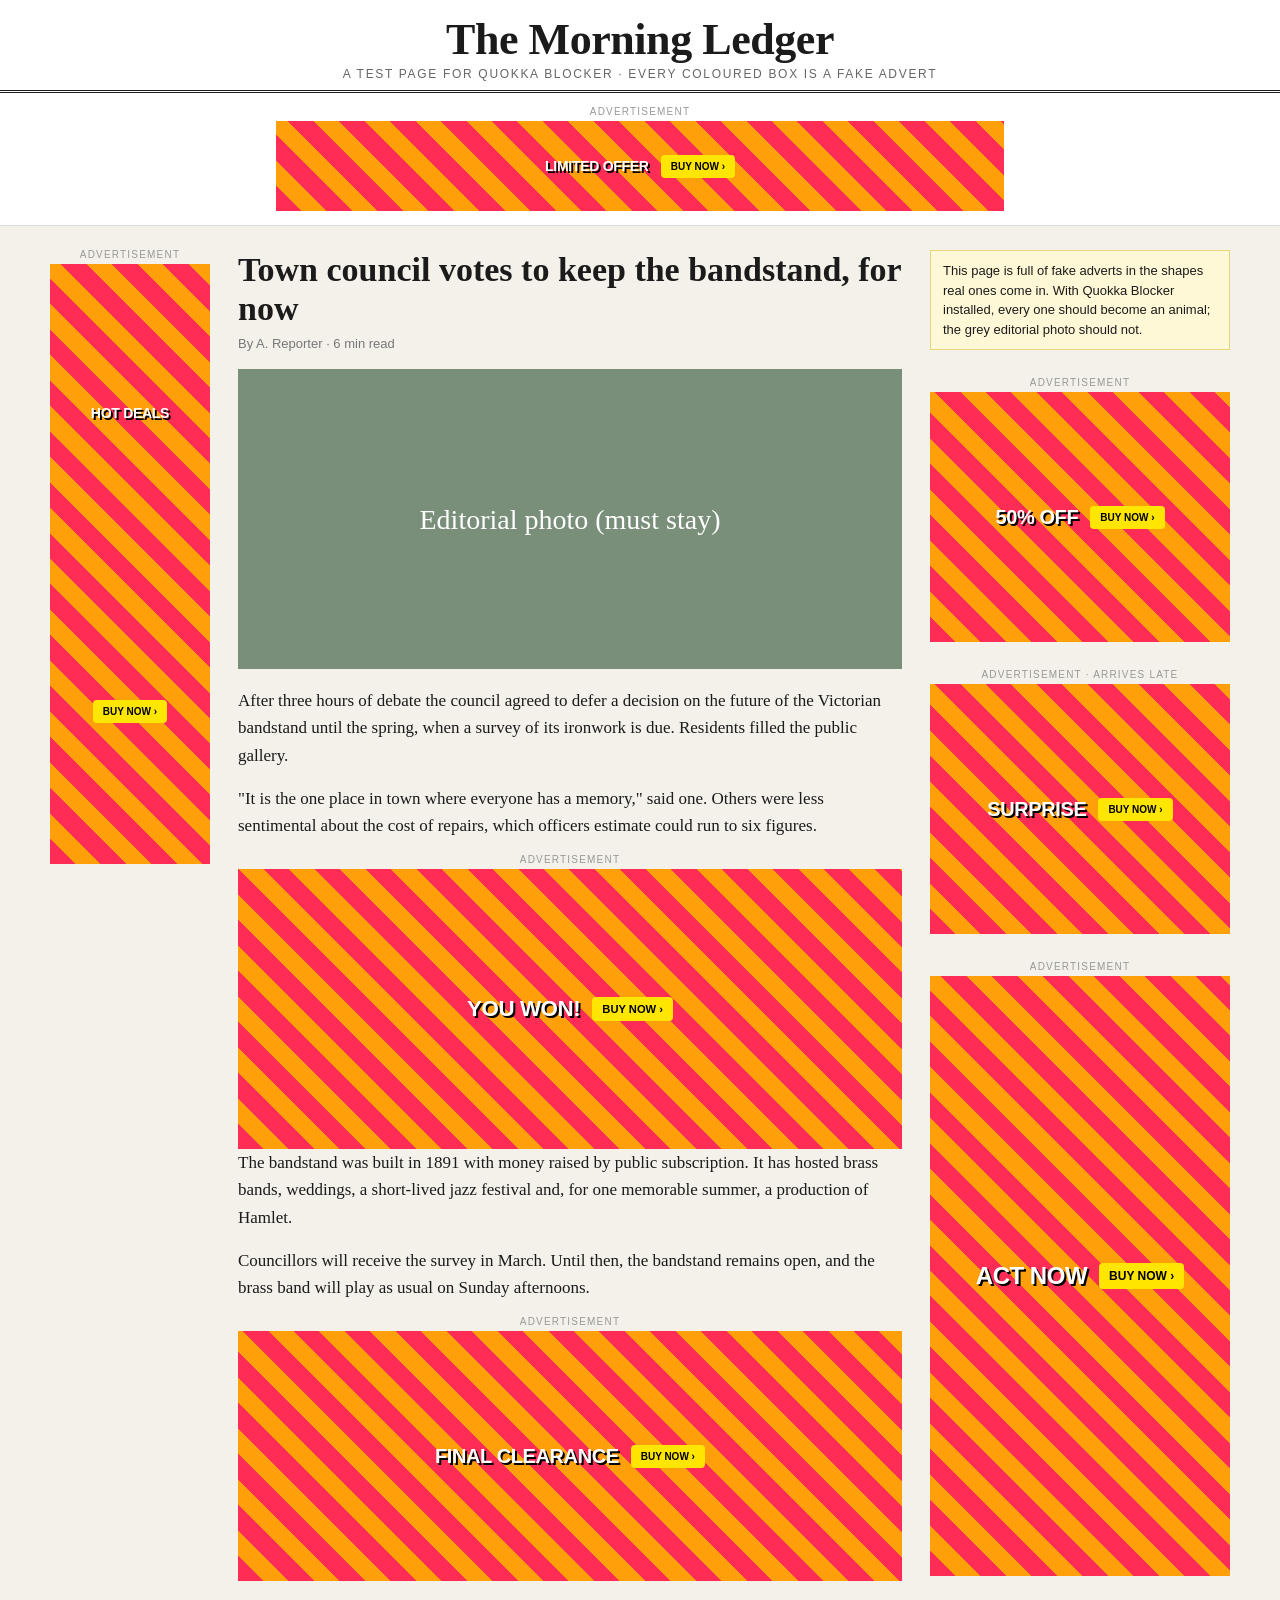
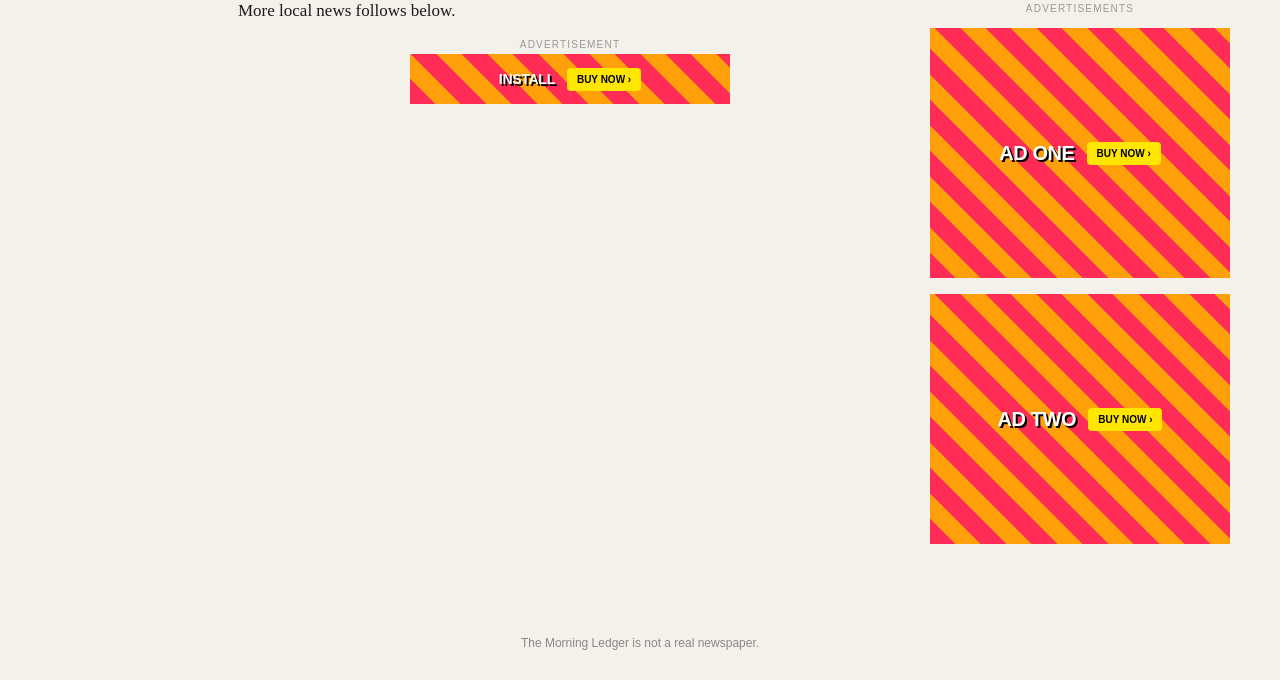
<file: demo/index.html>
<!doctype html>
<html lang="en">
<head>
<meta charset="utf-8">
<meta name="viewport" content="width=device-width, initial-scale=1">
<title>The Morning Ledger · Quokka Blocker test page</title>
<style>
  body { margin: 0; background: #f4f1ea; color: #1b1b1b; font: 17px/1.6 Georgia, "Times New Roman", serif; }
  .mast { text-align: center; padding: 18px 0 10px; border-bottom: 3px double #1b1b1b; background: #fff; }
  .mast h1 { margin: 0; font: 700 44px/1 "Times New Roman", serif; letter-spacing: -.01em; }
  .mast p { margin: 6px 0 0; font: 12px/1 Arial, sans-serif; letter-spacing: .14em; text-transform: uppercase; color: #666; }
  .band { display: flex; justify-content: center; padding: 14px 0; background: #fff; border-bottom: 1px solid #ddd; }
  .wrap { max-width: 1180px; margin: 0 auto; padding: 24px; display: grid; grid-template-columns: 160px minmax(0, 1fr) 300px; gap: 28px; }
  article h2 { font: 700 34px/1.15 "Times New Roman", serif; margin: 0 0 8px; }
  article .by { font: 13px Arial, sans-serif; color: #777; margin-bottom: 18px; }
  article p { margin: 0 0 16px; }
  .photo { width: 100%; height: 300px; object-fit: cover; display: block; margin: 8px 0 18px; background: #ccc; }
  .label { font: 10px/1 Arial, sans-serif; color: #999; letter-spacing: .12em; text-transform: uppercase; margin: 0 0 4px; text-align: center; }
  aside > div { margin-bottom: 28px; }
  .note { font: 13px/1.5 Arial, sans-serif; background: #fff8d6; border: 1px solid #e8d77b; padding: 10px 12px; }
  .twin { display: flex; flex-direction: column; gap: 16px; width: 300px; padding: 10px 0; }
  footer { text-align: center; padding: 30px; font: 12px Arial, sans-serif; color: #888; }
  @media (max-width: 1000px) { .wrap { grid-template-columns: minmax(0, 1fr); } .left { display: none; } }
</style>
</head>
<body>
<header class="mast"><h1>The Morning Ledger</h1><p>A test page for Quokka Blocker · every coloured box is a fake advert</p></header>

<div class="band">
  <div>
    <div class="label">Advertisement</div>
    <div id="div-gpt-ad-leaderboard" data-test="leaderboard" style="width:728px;height:90px">
      <iframe src="ads/ad.html?t=LIMITED+OFFER" width="728" height="90" frameborder="0" scrolling="no"></iframe>
    </div>
  </div>
</div>

<div class="wrap">
  <div class="left">
    <div class="label">Advertisement</div>
    <div id="div-gpt-ad-sky" data-test="skyscraper" style="width:160px;height:600px">
      <iframe src="ads/ad.html?t=HOT+DEALS" width="160" height="600" frameborder="0" scrolling="no"></iframe>
    </div>
  </div>

  <article>
    <h2>Town council votes to keep the bandstand, for now</h2>
    <div class="by">By A. Reporter · 6 min read</div>
    <img class="photo" data-test="content-image" alt="A bandstand" src="data:image/svg+xml,%3Csvg xmlns='http://www.w3.org/2000/svg' width='800' height='300'%3E%3Crect width='800' height='300' fill='%237a8f7a'/%3E%3Ctext x='400' y='160' font-size='28' text-anchor='middle' fill='white' font-family='Georgia'%3EEditorial photo (must stay)%3C/text%3E%3C/svg%3E">
    <p>After three hours of debate the council agreed to defer a decision on the future of the Victorian bandstand until the spring, when a survey of its ironwork is due. Residents filled the public gallery.</p>
    <p>"It is the one place in town where everyone has a memory," said one. Others were less sentimental about the cost of repairs, which officers estimate could run to six figures.</p>

    <div class="label">Advertisement</div>
    <ins class="adsbygoogle" data-test="in-article" style="display:block;width:100%;height:280px" data-ad-client="ca-pub-0000" data-ad-slot="1">
      <iframe id="aswift_1" src="ads/ad.html?t=YOU+WON%21" width="100%" height="280" frameborder="0" scrolling="no"></iframe>
    </ins>

    <p>The bandstand was built in 1891 with money raised by public subscription. It has hosted brass bands, weddings, a short-lived jazz festival and, for one memorable summer, a production of Hamlet.</p>
    <div id="late-here"></div>
    <p>Councillors will receive the survey in March. Until then, the bandstand remains open, and the brass band will play as usual on Sunday afternoons.</p>

    <div class="label">Advertisement</div>
    <div id="div-gpt-ad-billboard" data-test="billboard" style="width:100%;max-width:970px;height:250px">
      <iframe src="ads/ad.html?t=FINAL+CLEARANCE" width="100%" height="250" frameborder="0" scrolling="no"></iframe>
    </div>
    <p style="margin-top:16px">More local news follows below.</p>

    <div class="label">Advertisement</div>
    <div id="div-gpt-ad-mobile" data-test="mobile" style="width:320px;height:50px;margin:0 auto">
      <iframe src="ads/ad.html?t=INSTALL" width="320" height="50" frameborder="0" scrolling="no"></iframe>
    </div>
  </article>

  <aside>
    <div class="note">This page is full of fake adverts in the shapes real ones come in. With Quokka Blocker installed, every one should become an animal; the grey editorial photo should not.</div>
    <div>
      <div class="label">Advertisement</div>
      <div id="div-gpt-ad-mpu" data-test="mpu" style="width:300px;height:250px">
        <iframe src="ads/ad.html?t=50%25+OFF" width="300" height="250" frameborder="0" scrolling="no"></iframe>
      </div>
    </div>
    <div>
      <div class="label">Advertisement · arrives late</div>
      <div id="div-gpt-ad-grow" data-test="grows" style="width:300px;height:0;overflow:hidden"></div>
    </div>
    <div>
      <div class="label">Advertisement</div>
      <div id="div-gpt-ad-halfpage" data-test="halfpage" style="width:300px;height:600px">
        <iframe src="ads/ad.html?t=ACT+NOW" width="300" height="600" frameborder="0" scrolling="no"></iframe>
      </div>
    </div>
    <div>
      <div class="label">Advertisements</div>
      <div data-ad-slot="column" class="twin" data-test="column">
        <iframe src="ads/ad.html?t=AD+ONE" width="300" height="250" frameborder="0" scrolling="no"></iframe>
        <iframe src="ads/ad.html?t=AD+TWO" width="300" height="250" frameborder="0" scrolling="no"></iframe>
      </div>
    </div>
  </aside>
</div>
<footer>The Morning Ledger is not a real newspaper.</footer>

<script>
  // ?clean: the page as a reader would see it, for store screenshots.
  if (/[?&]clean\b/.test(location.search)) {
    document.querySelector('.mast p').textContent = 'Local news · Thursday 12 November';
    var note = document.querySelector('.note');
    note.parentNode.removeChild(note);
    var photo = document.querySelector('[data-test=content-image]');
    photo.src = 'data:image/svg+xml,' + encodeURIComponent(
      '<svg xmlns="http://www.w3.org/2000/svg" width="800" height="300" viewBox="0 0 800 300">' +
      '<defs><linearGradient id="s" x1="0" y1="0" x2="0" y2="1"><stop offset="0" stop-color="#9fc3d9"/><stop offset="1" stop-color="#e8e2cf"/></linearGradient></defs>' +
      '<rect width="800" height="300" fill="url(#s)"/>' +
      '<path d="M0 220 Q200 170 400 205 T800 190 V300 H0Z" fill="#8aa37a"/><path d="M0 250 Q250 215 520 245 T800 235 V300 H0Z" fill="#6f8c62"/>' +
      '<g fill="#3c4a3a"><path d="M330 150 L400 112 L470 150Z"/><rect x="338" y="150" width="124" height="6"/>' +
      '<rect x="344" y="156" width="4" height="56"/><rect x="376" y="156" width="4" height="56"/><rect x="420" y="156" width="4" height="56"/><rect x="452" y="156" width="4" height="56"/>' +
      '<rect x="332" y="212" width="136" height="10"/></g></svg>');
    photo.alt = 'The bandstand in the park';
    Array.prototype.forEach.call(document.querySelectorAll('.label'), function (l) { l.textContent = 'Advertisement'; });
  }
  // An ad slot that has no size until its ad arrives.
  setTimeout(function () {
    var slot = document.getElementById('div-gpt-ad-grow');
    slot.innerHTML = '<iframe src="ads/ad.html?t=SURPRISE" width="300" height="250" frameborder="0" scrolling="no"></iframe>';
    slot.style.height = '250px';
  }, 1200);
  // A slot the page adds well after loading.
  setTimeout(function () {
    var box = document.createElement('div');
    box.innerHTML = '<div class="label">Advertisement · added late</div>' +
      '<div id="div-gpt-ad-late" data-test="late" style="width:336px;height:280px;margin:0 auto 16px">' +
      '<iframe src="ads/ad.html?t=WAIT+THERE%27S+MORE" width="336" height="280" frameborder="0" scrolling="no"></iframe></div>';
    document.getElementById('late-here').appendChild(box);
  }, 2500);
</script>
</body>
</html>
</file>
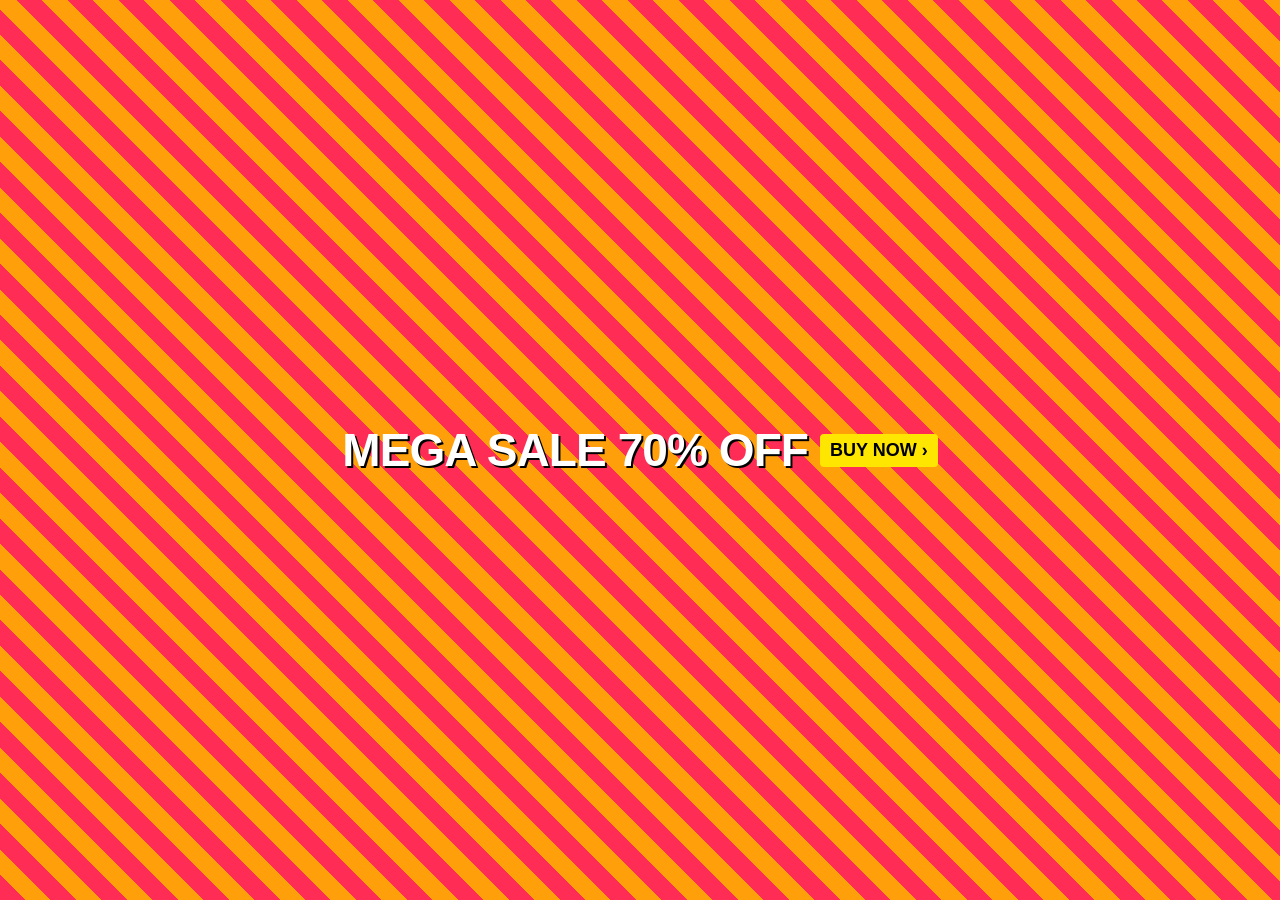
<file: demo/ads/ad.html>
<!doctype html>
<html><head><meta charset="utf-8"><style>
html,body{margin:0;height:100%;overflow:hidden;font-family:Arial,Helvetica,sans-serif}
a{position:absolute;inset:0;display:flex;align-items:center;justify-content:center;gap:12px;flex-wrap:wrap;text-decoration:none;
  background:repeating-linear-gradient(45deg,#ff2d55 0 18px,#ff9f0a 18px 36px);color:#fff;text-align:center;padding:8px;box-sizing:border-box}
b{font-size:clamp(14px,8vmin,46px);font-weight:900;text-shadow:2px 2px 0 #000;letter-spacing:-.02em}
i{font-style:normal;background:#ffe600;color:#000;font-weight:800;padding:6px 10px;border-radius:4px;font-size:clamp(10px,4vmin,18px)}
</style></head><body>
<a href="https://example.com/buy?utm=ad" target="_blank"><b id="t">MEGA SALE 70% OFF</b><i>BUY NOW &rsaquo;</i></a>
<script>var q=new URLSearchParams(location.search);if(q.get('t'))document.getElementById('t').textContent=q.get('t');</script>
</body></html>
</file>
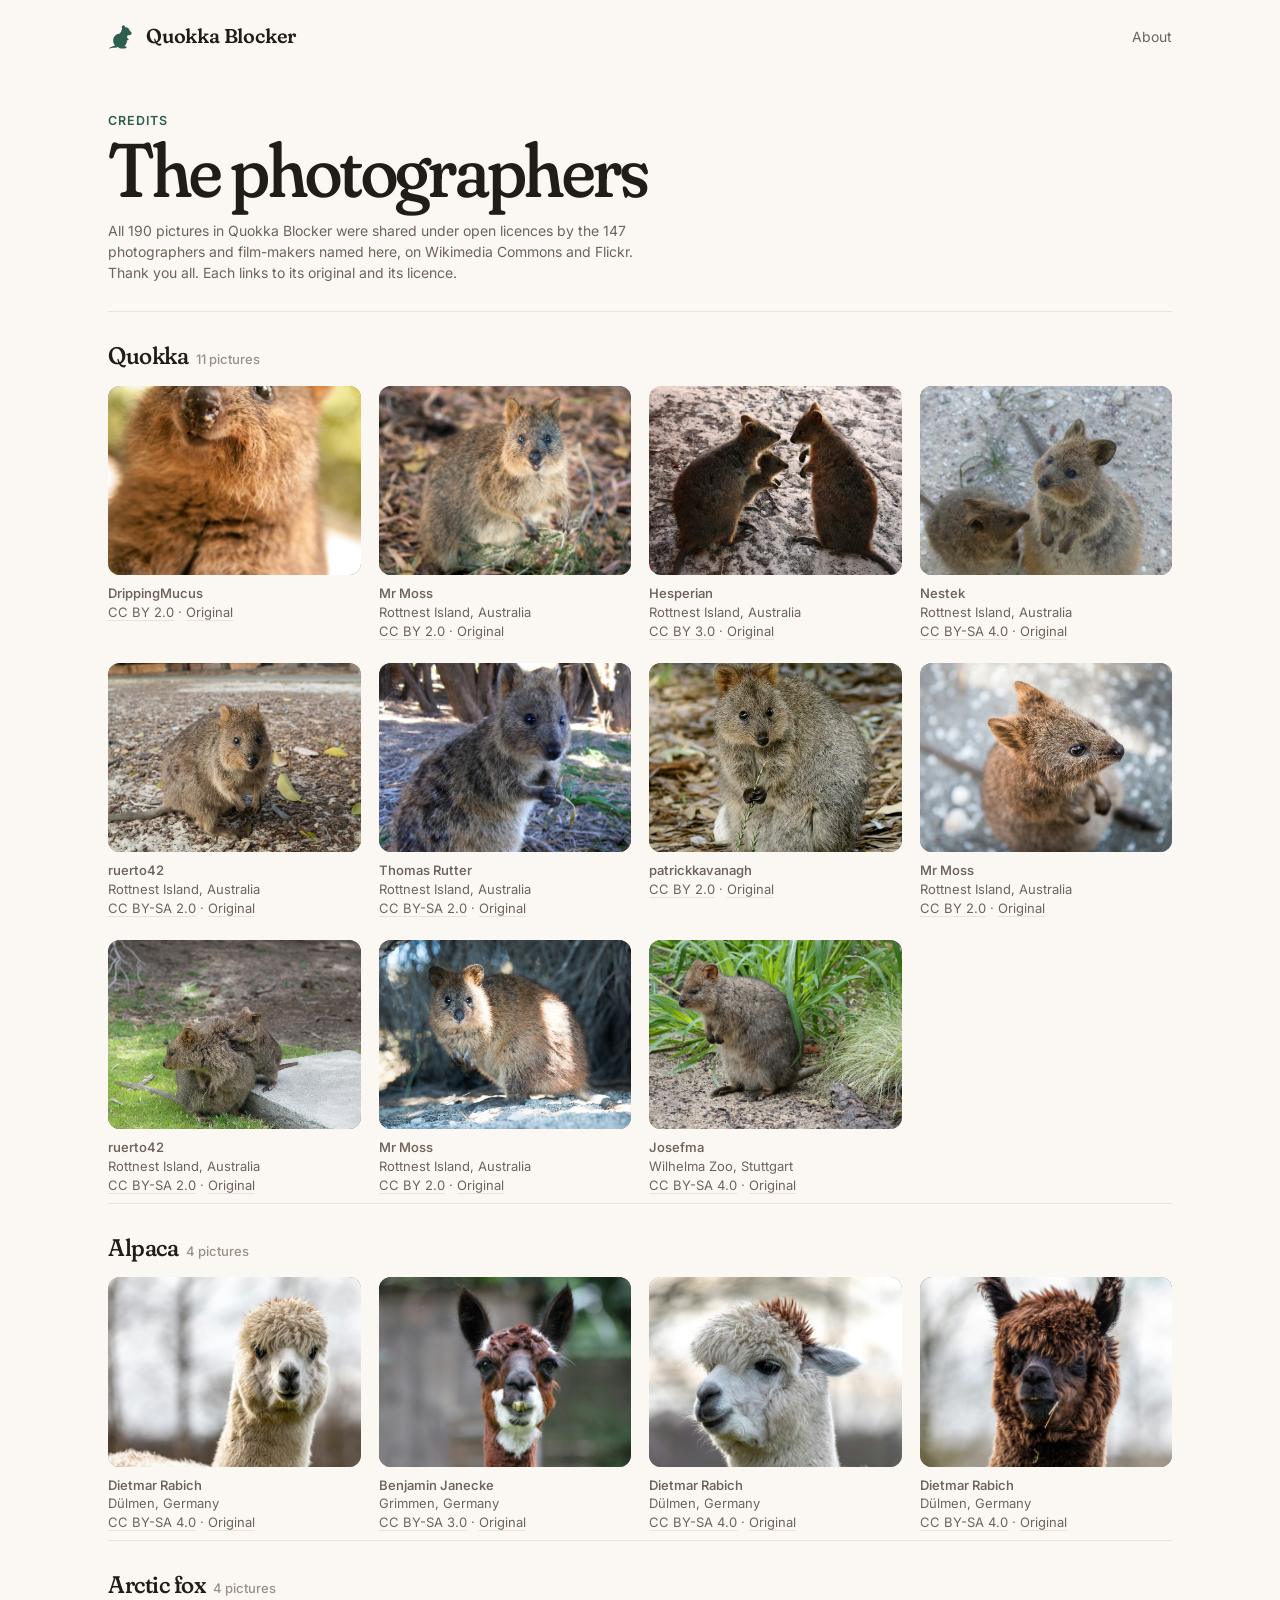
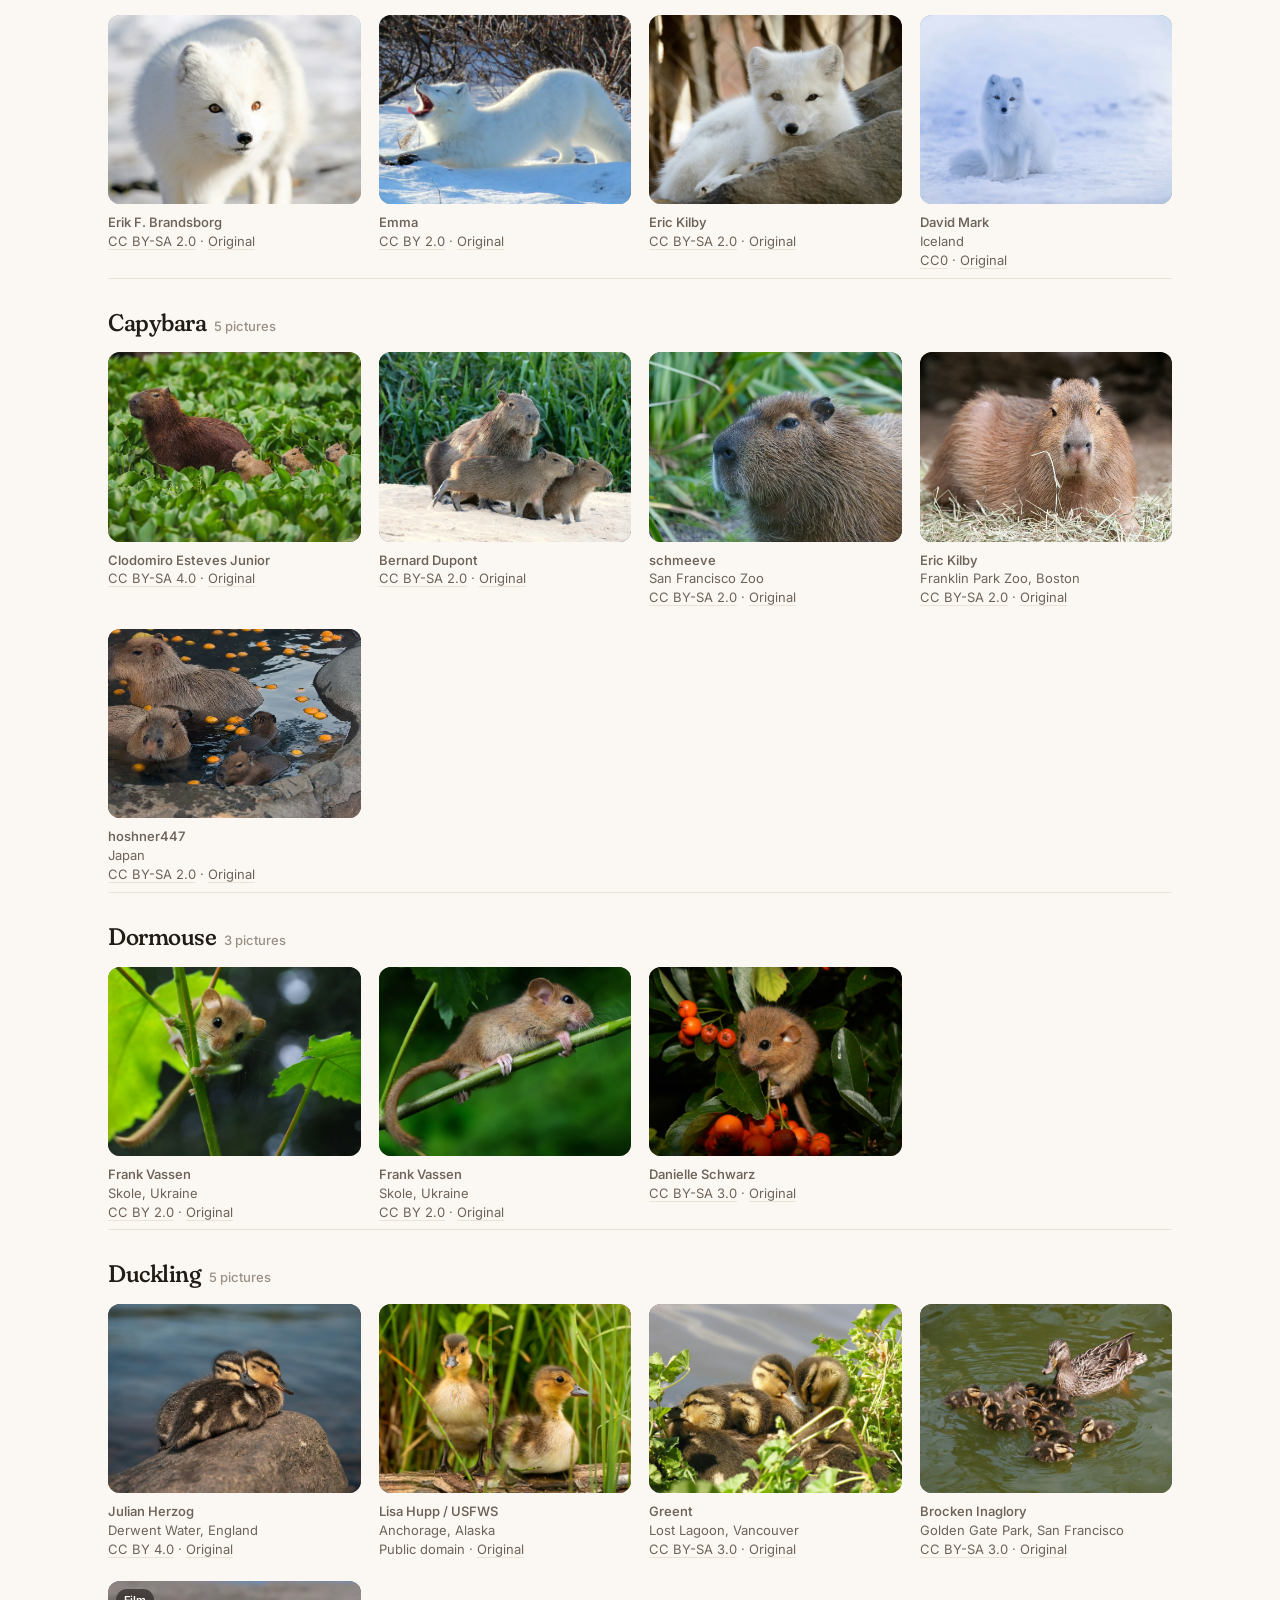
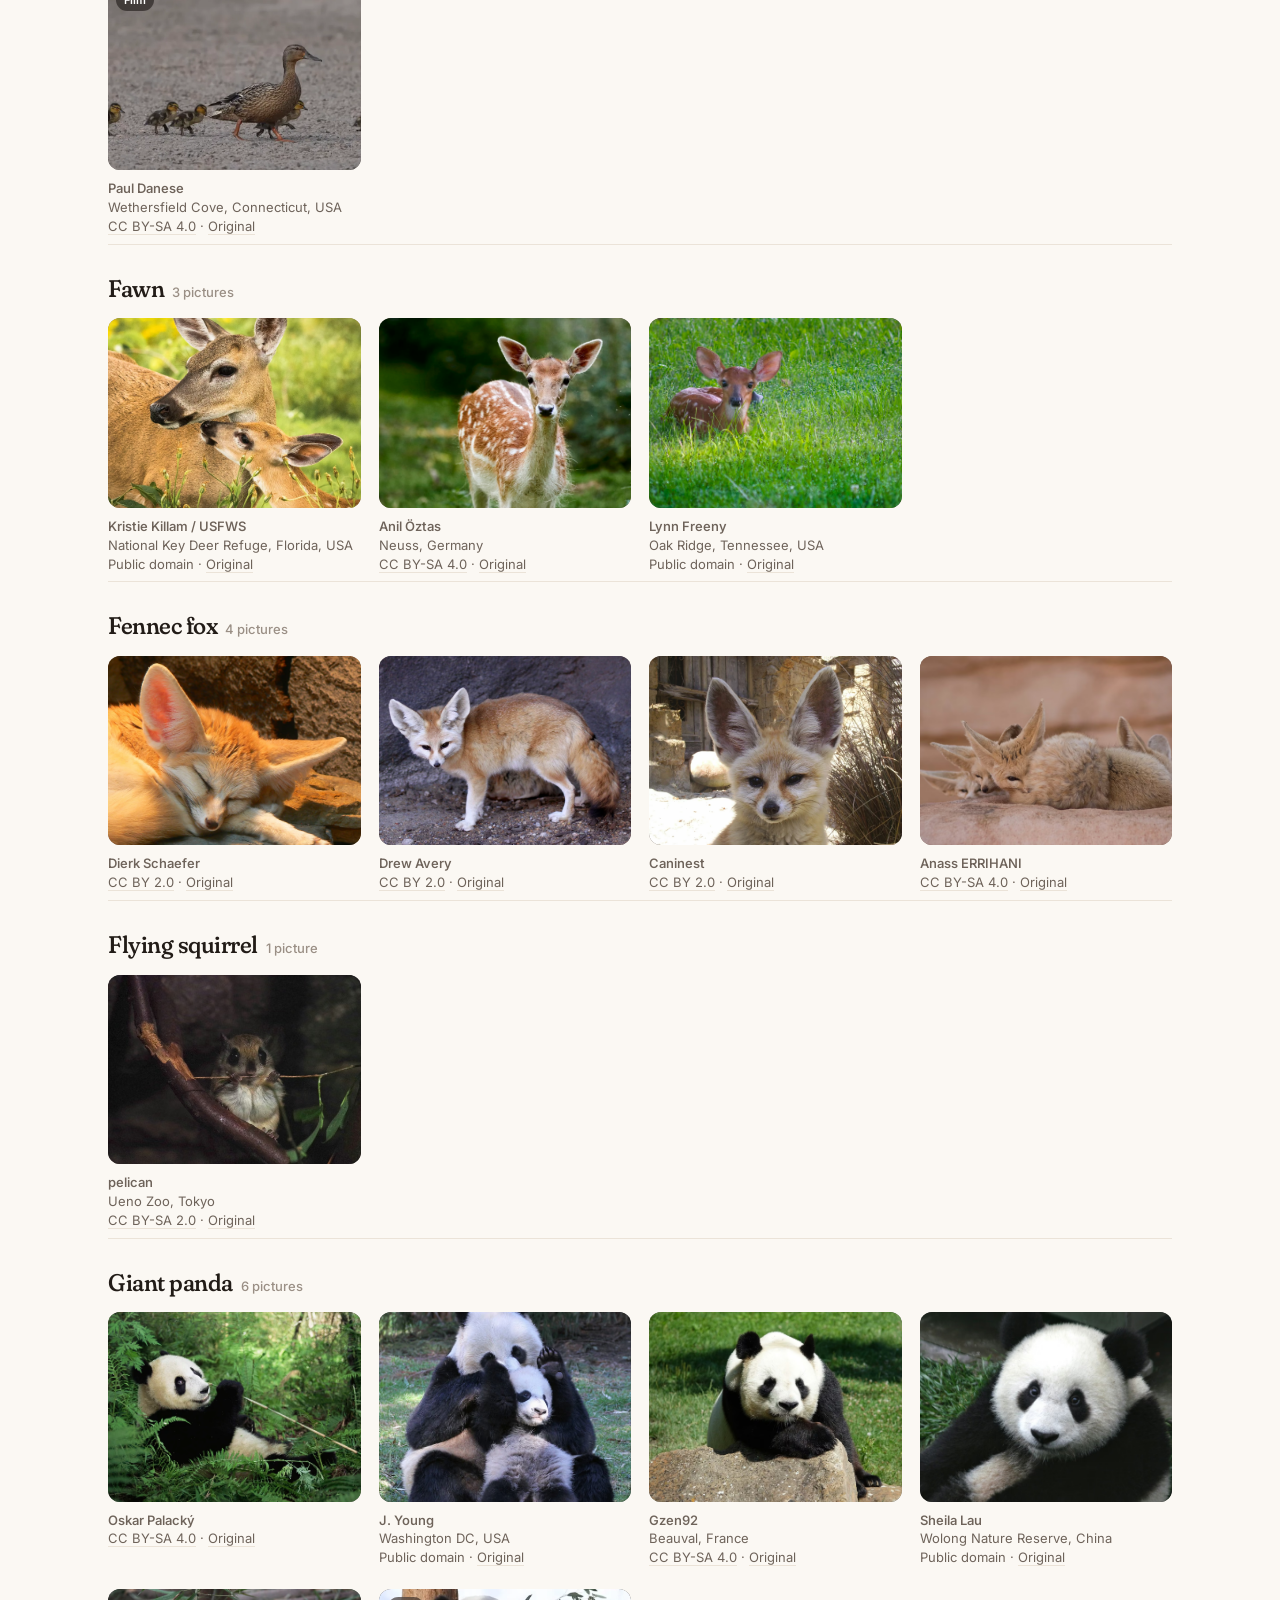
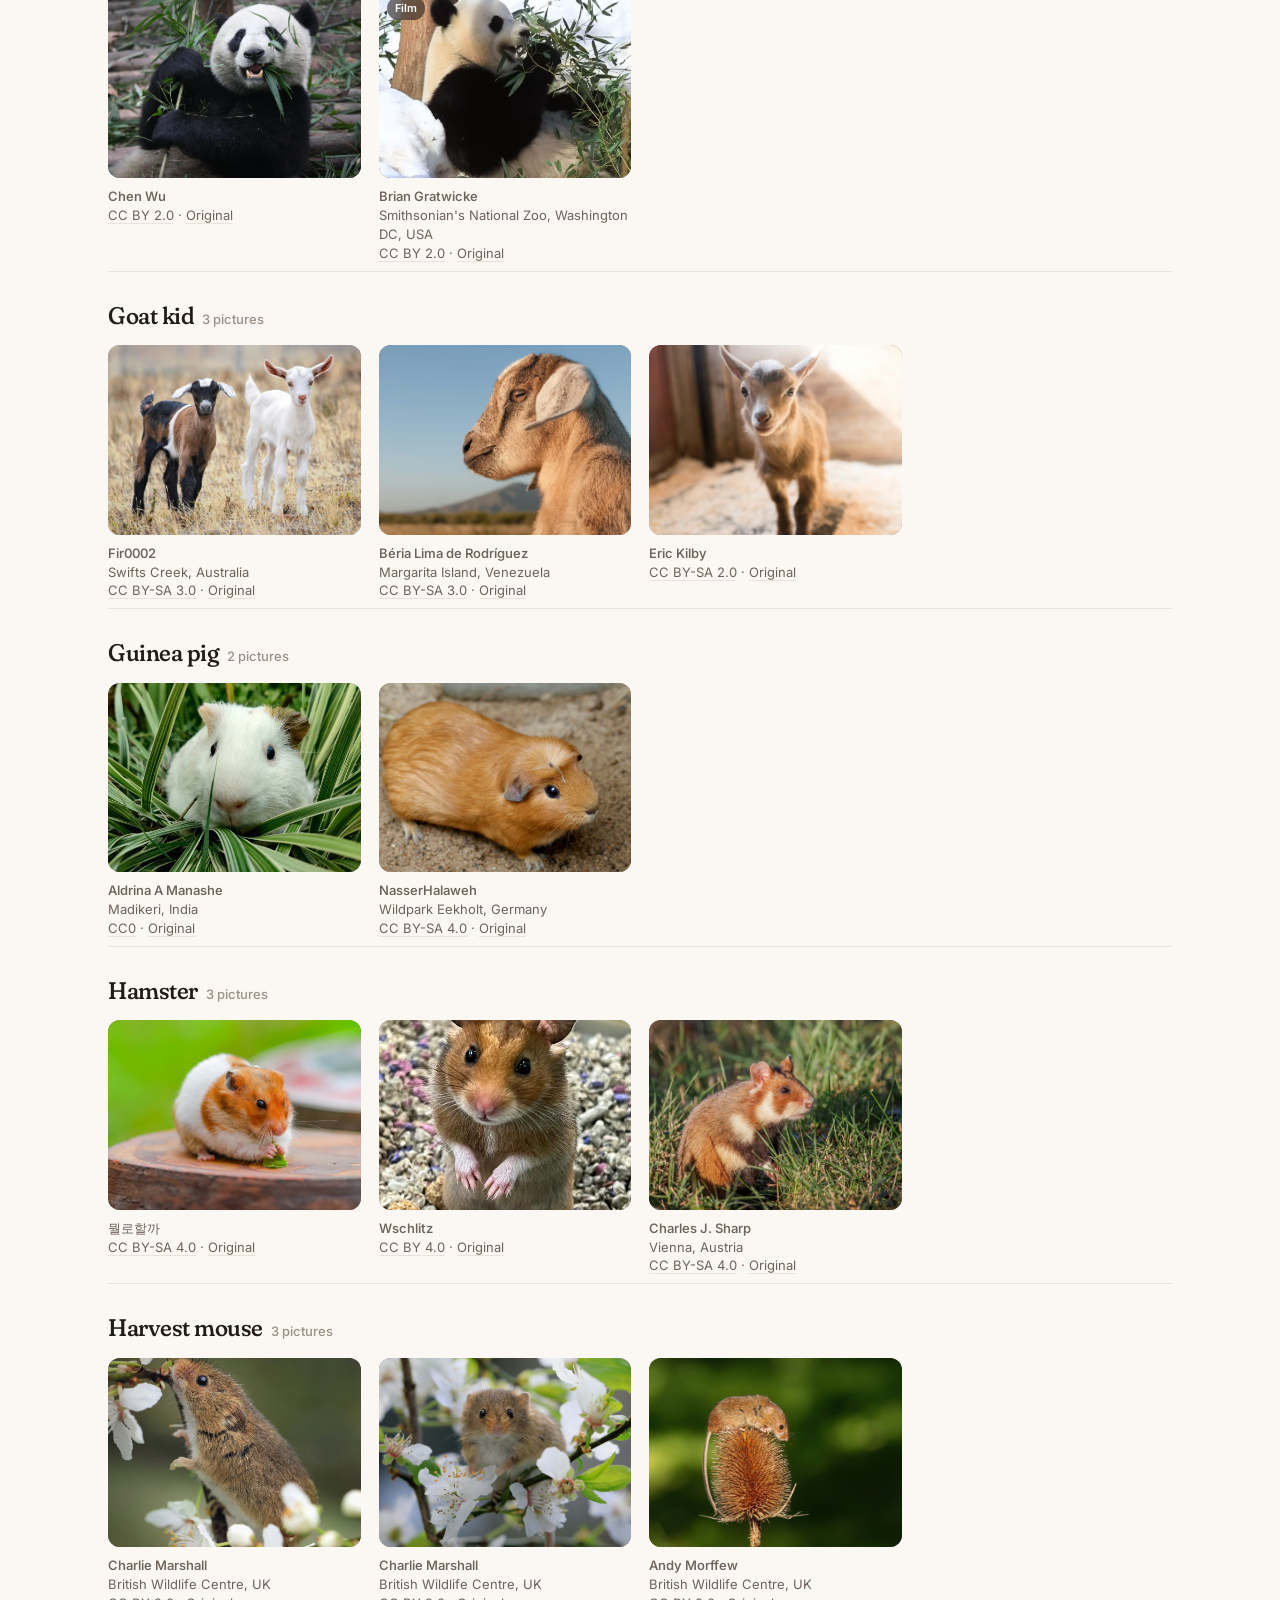
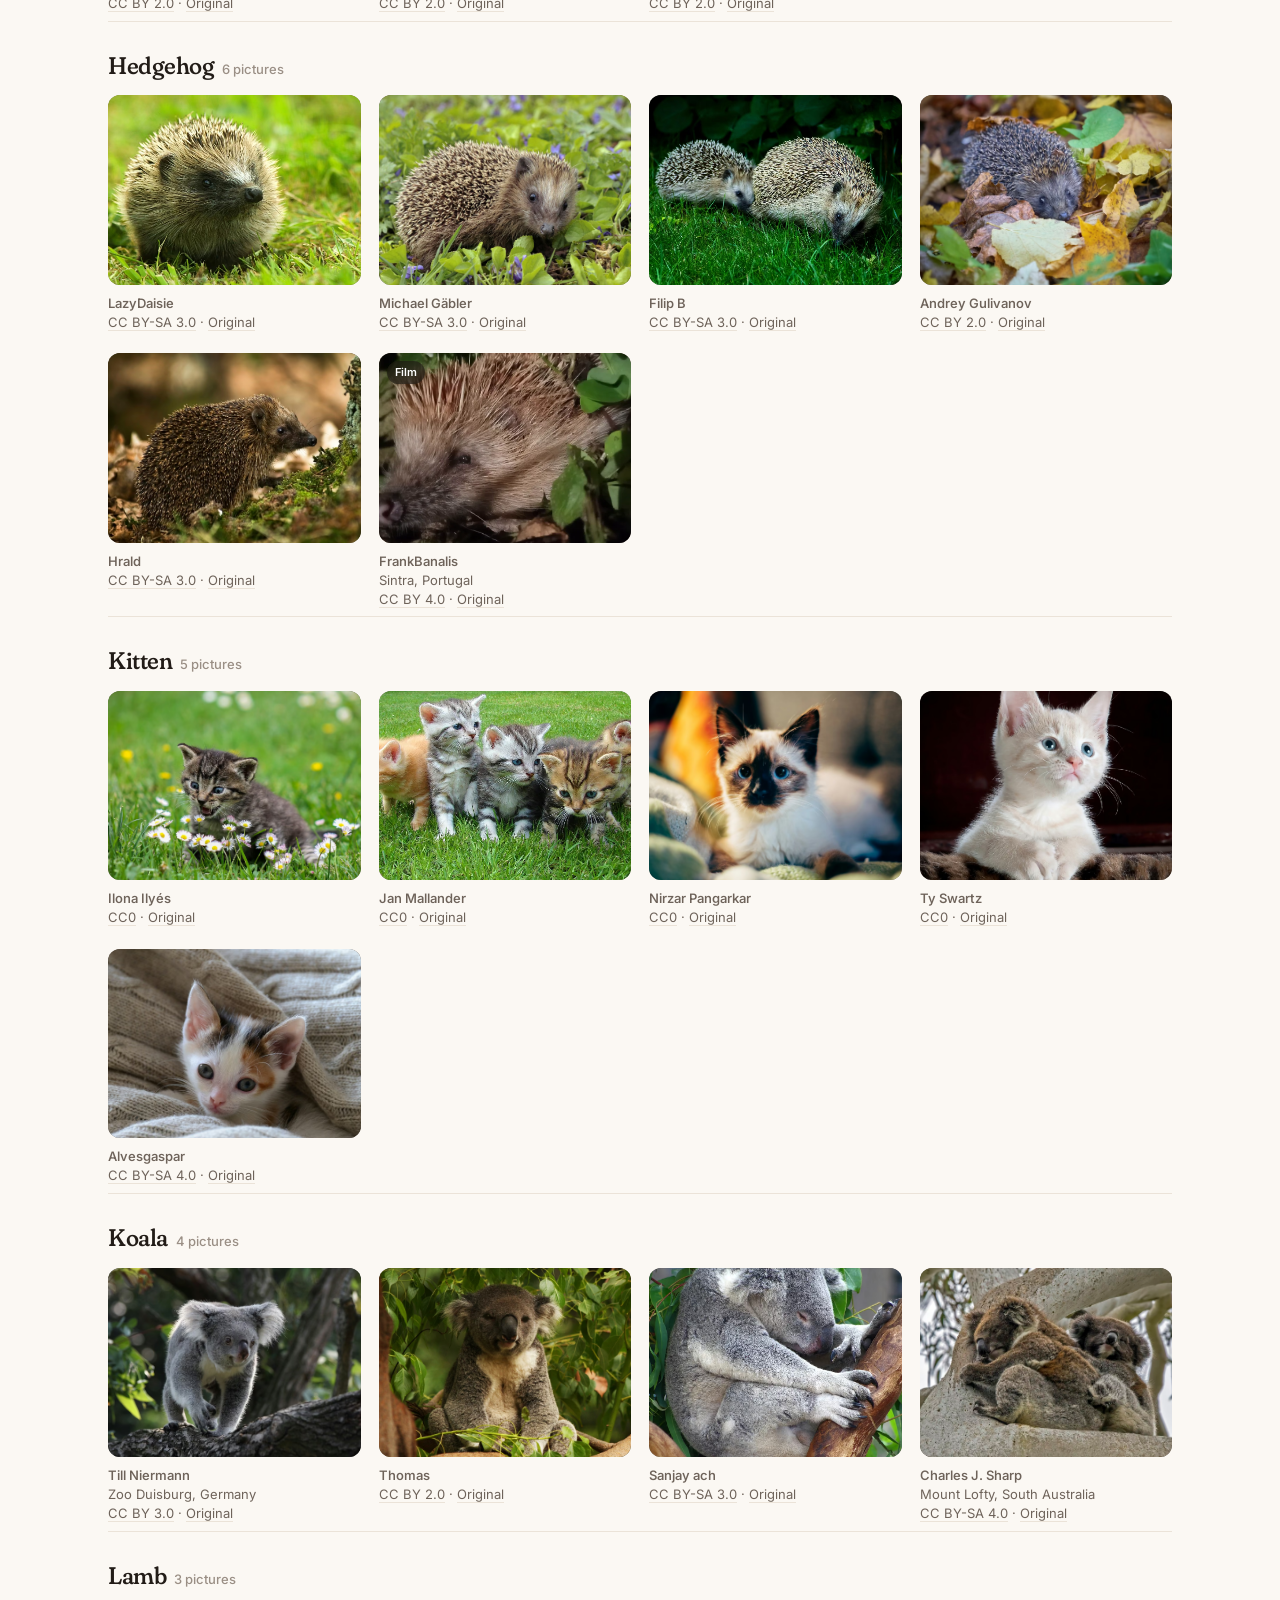
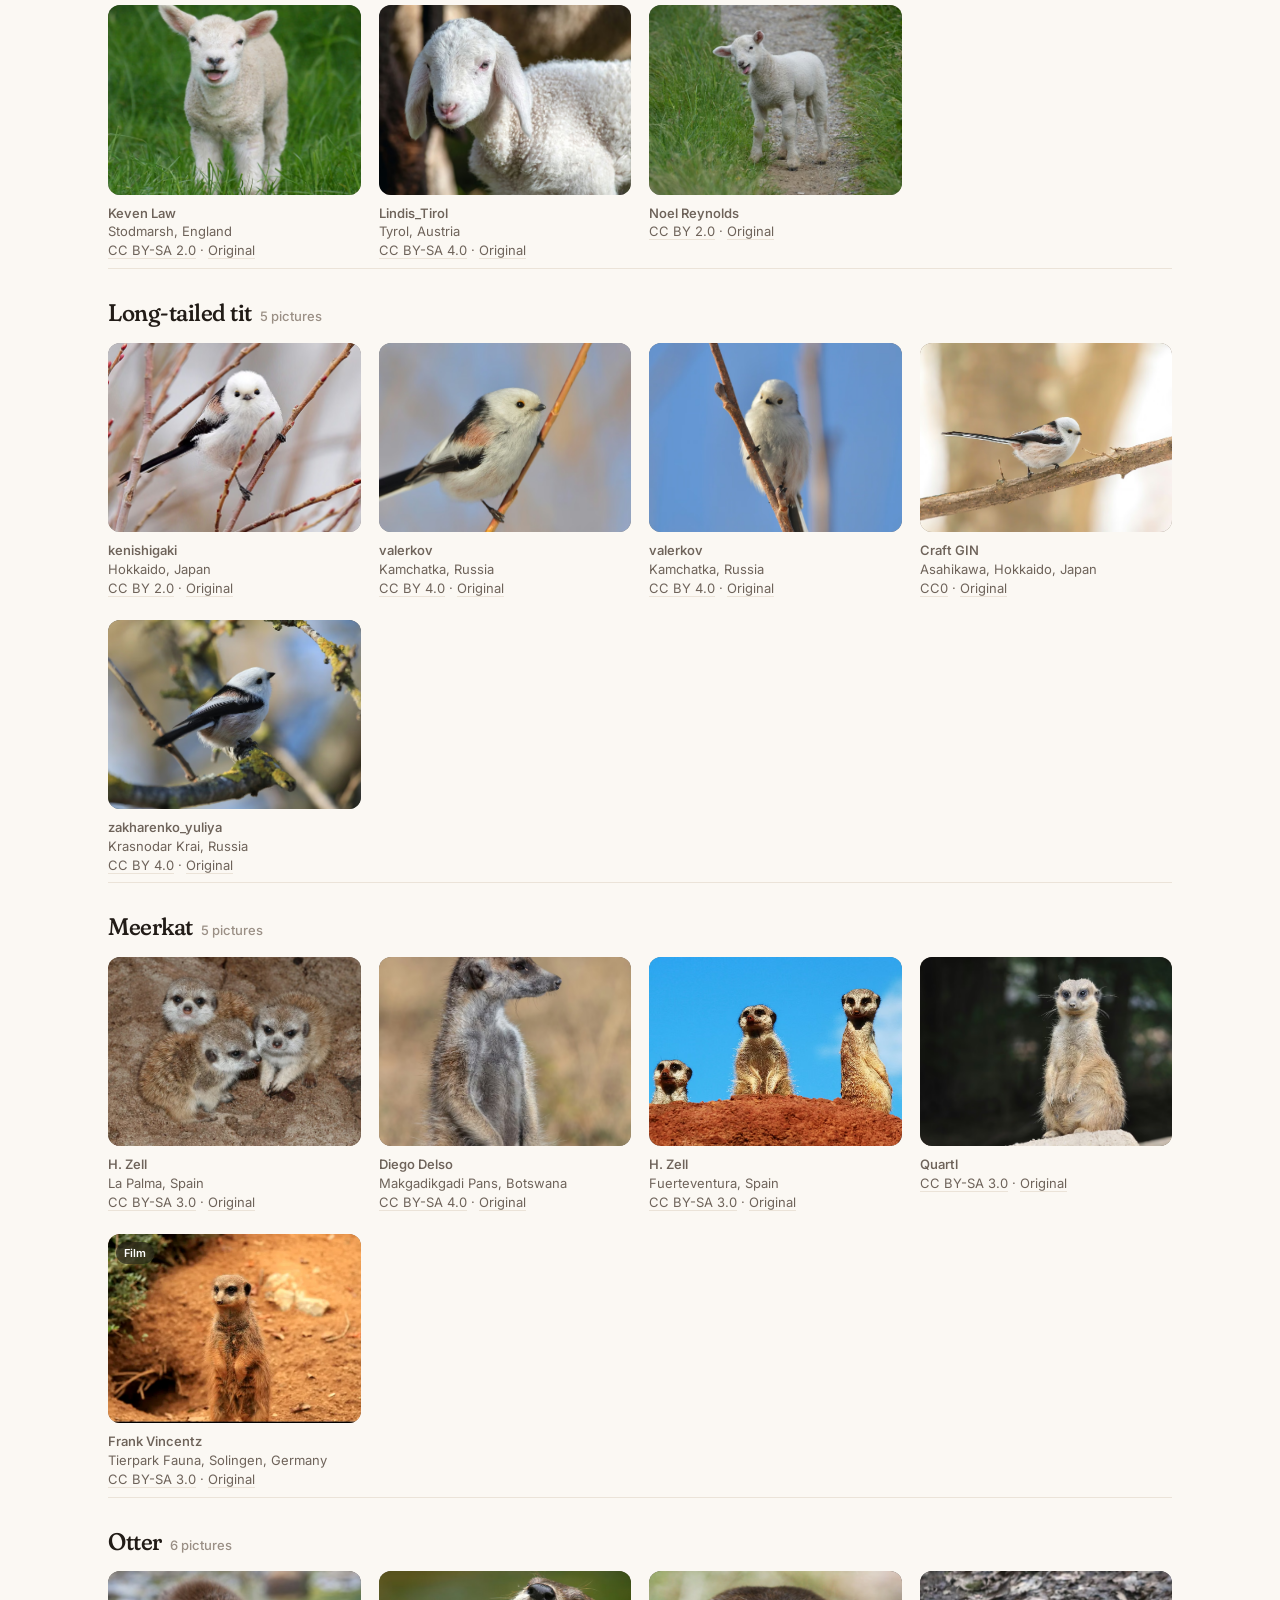
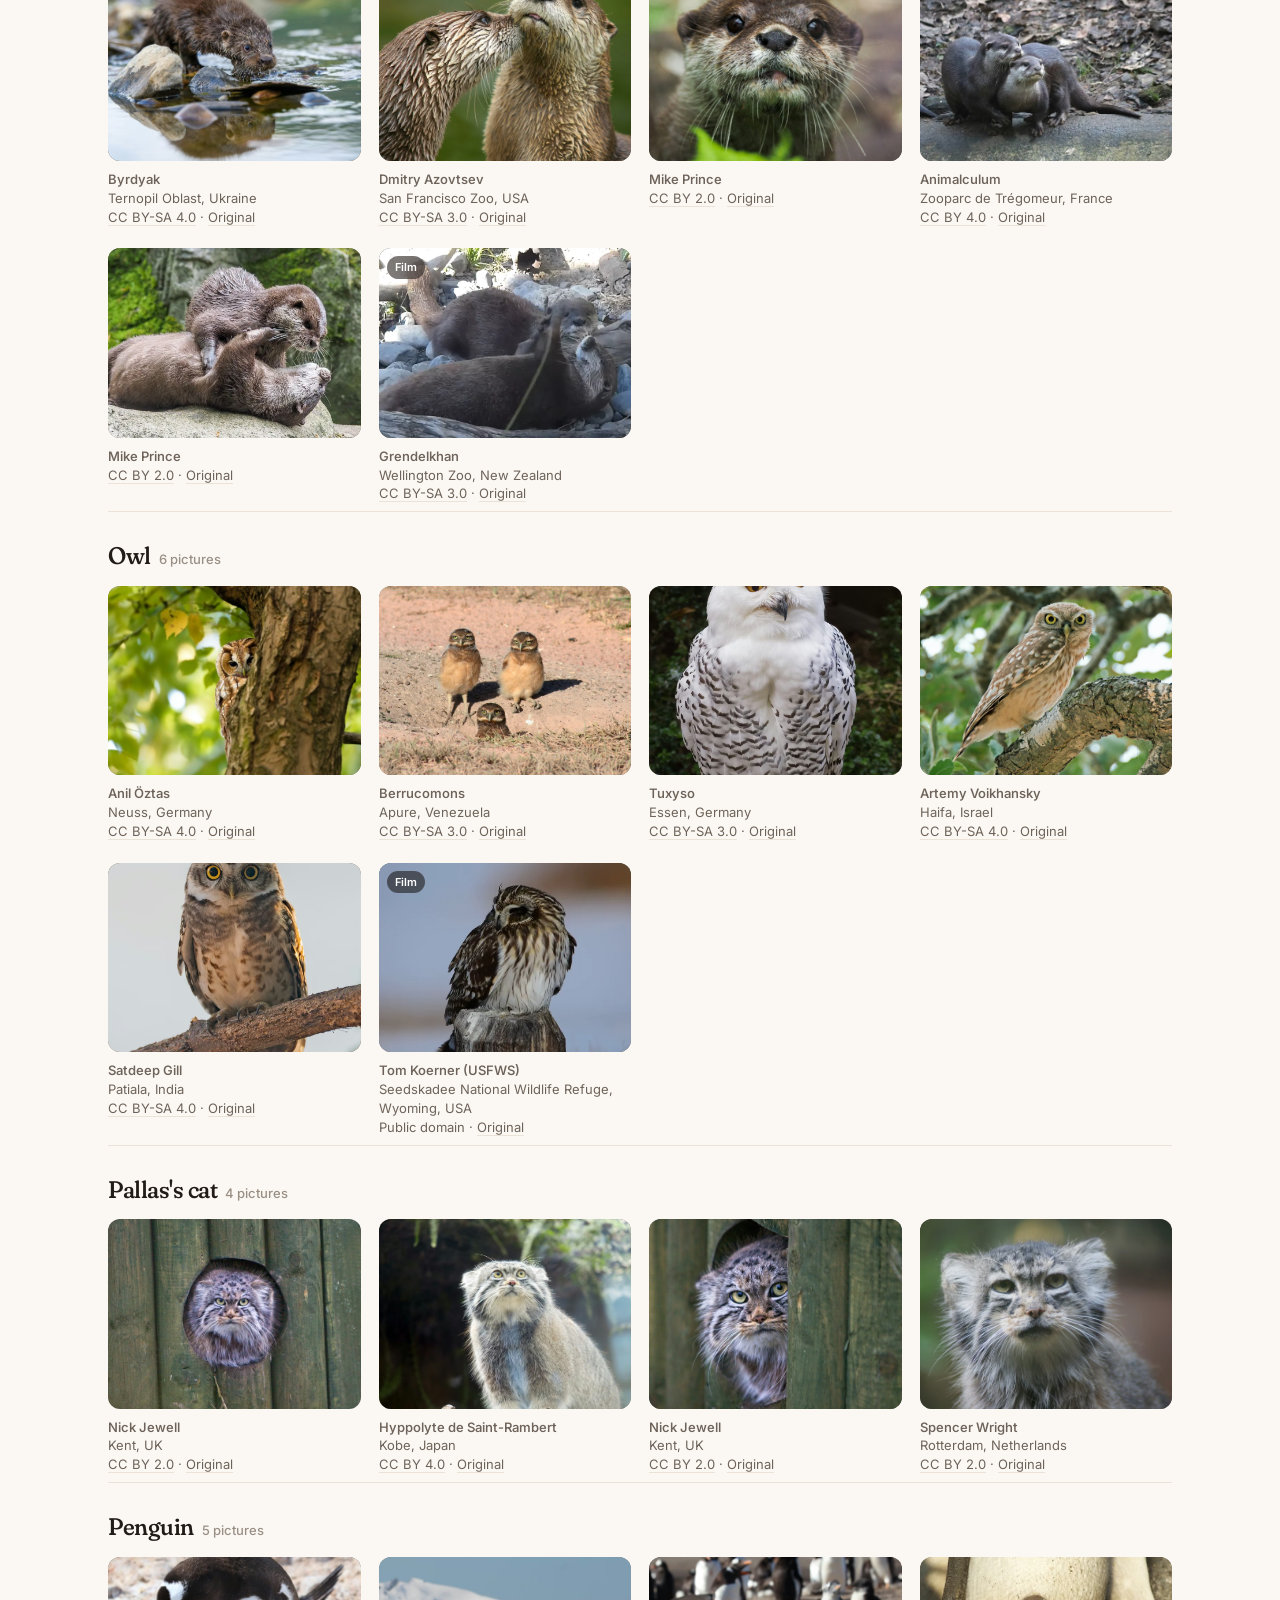
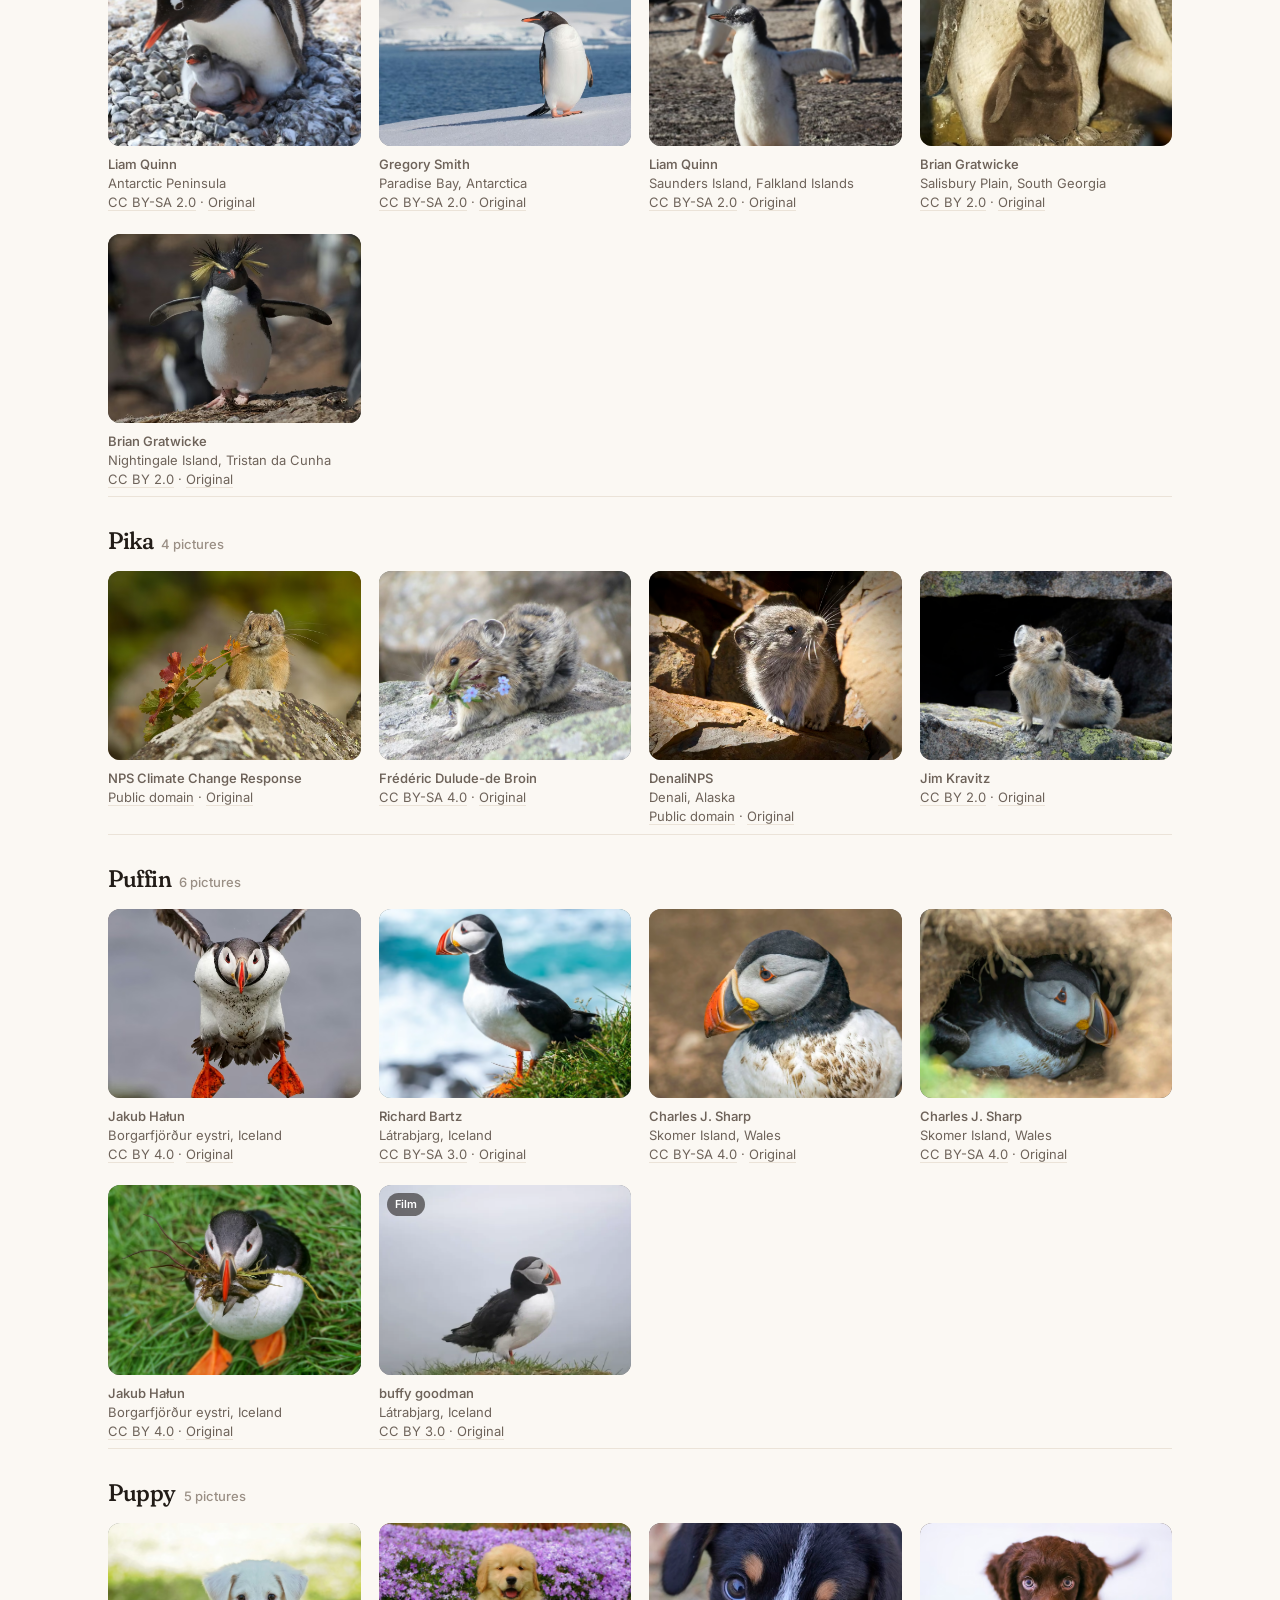
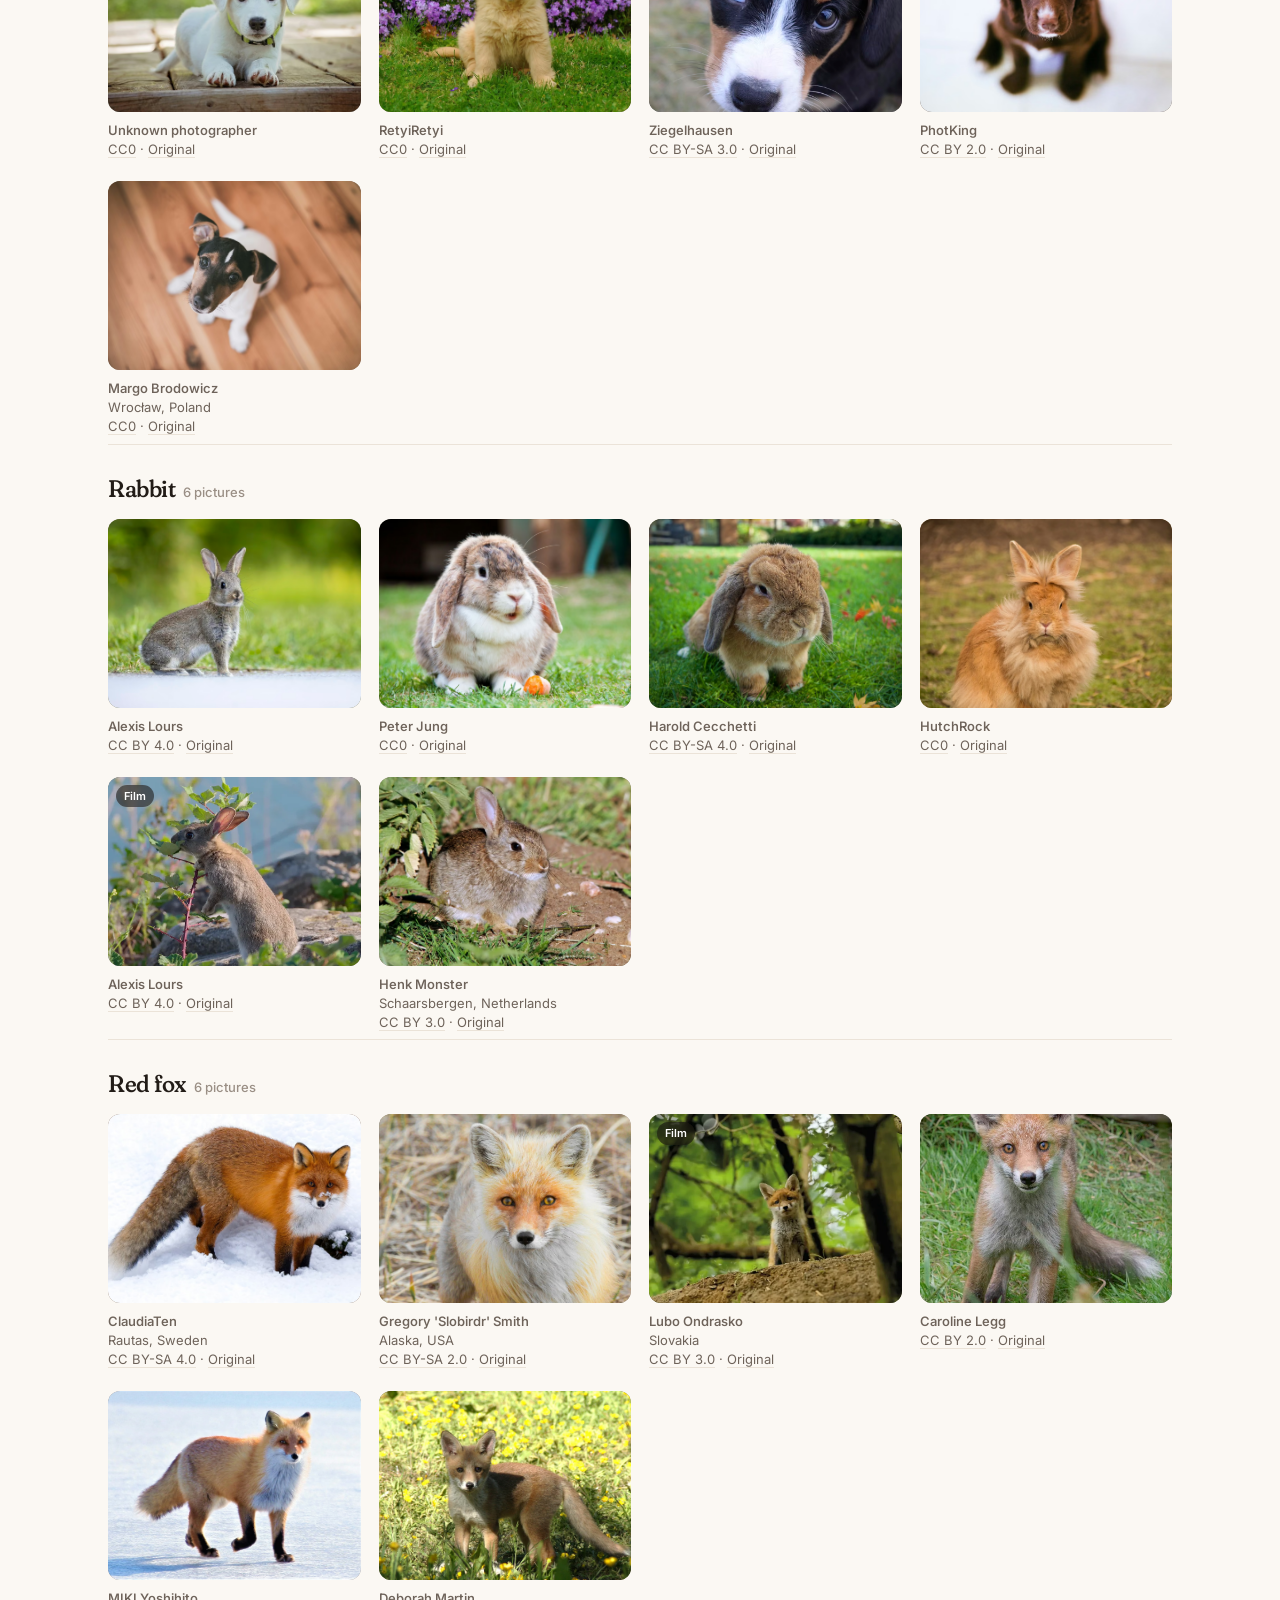
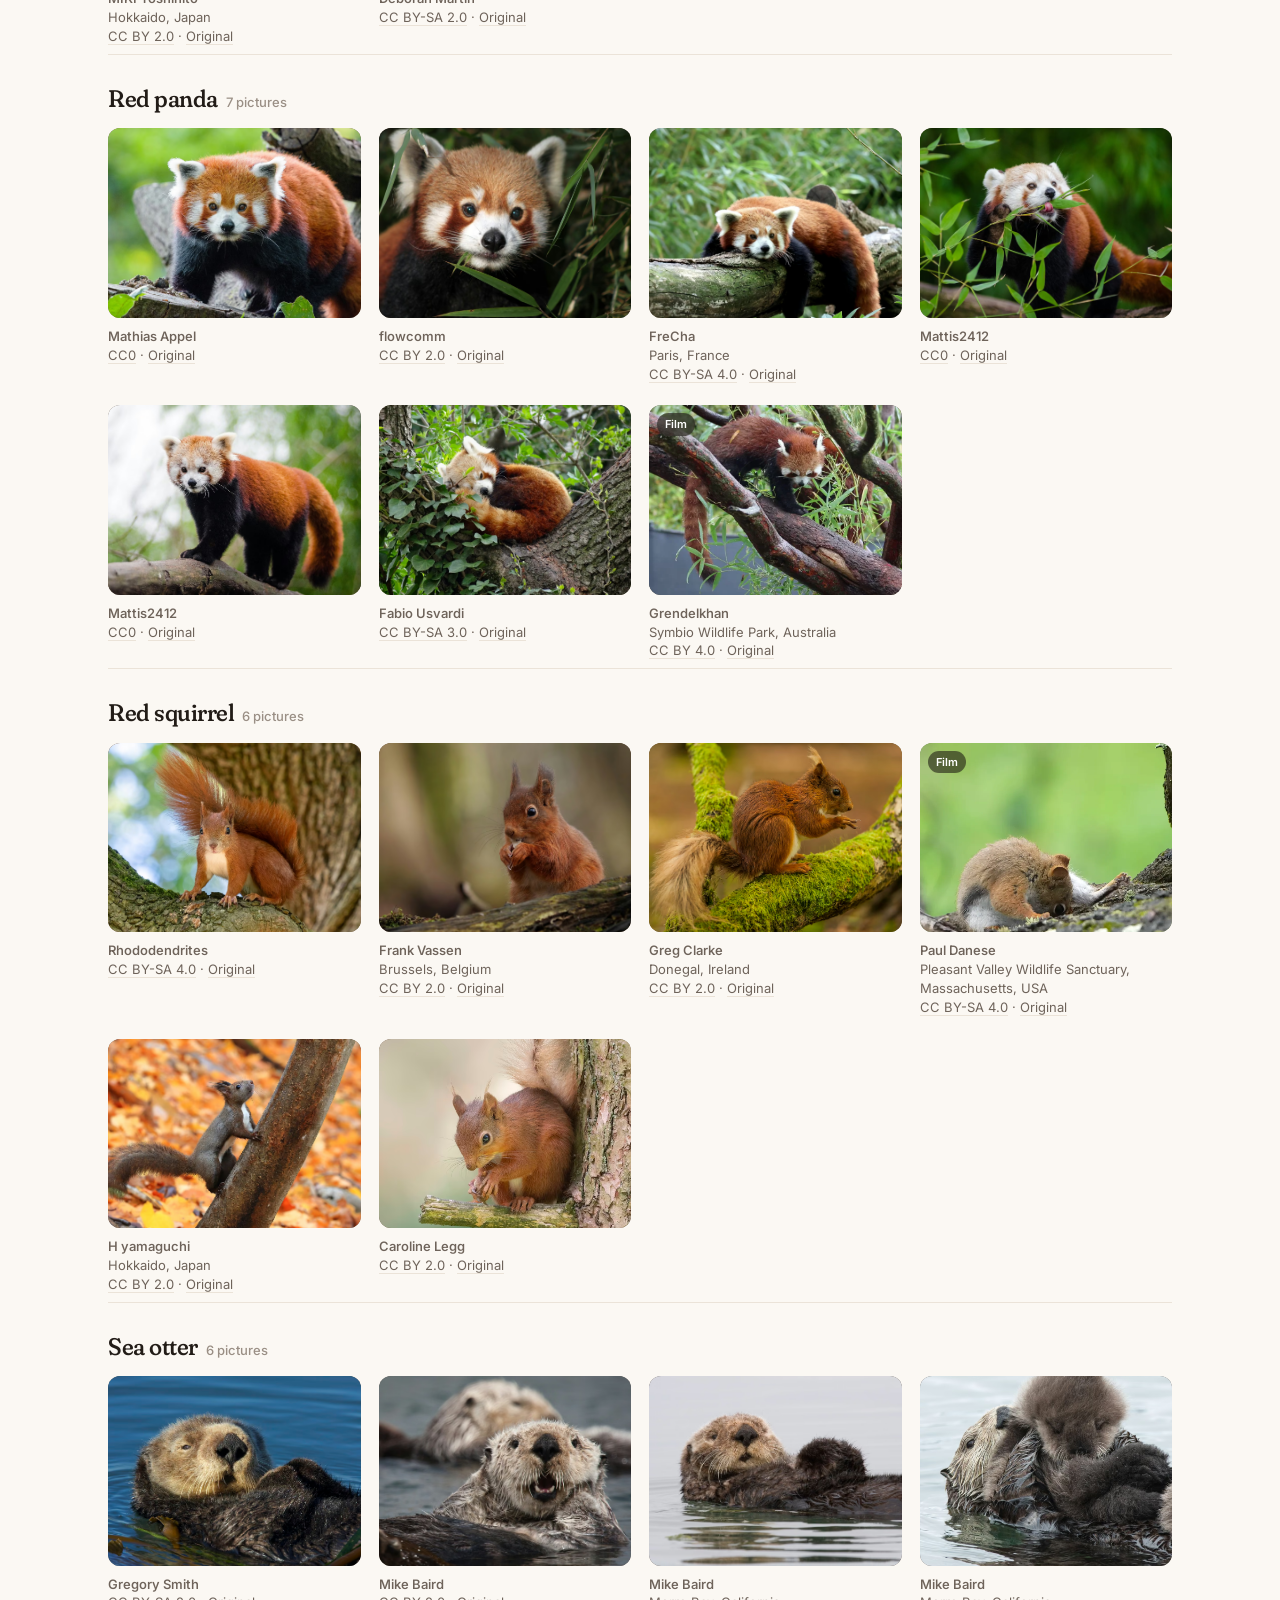
<file: extension/pages/credits.html>
<!doctype html>
<html lang="en">
<head>
  <meta charset="utf-8">
  <meta name="viewport" content="width=device-width, initial-scale=1">
  <title>Photo credits · Quokka Blocker</title>
  <link rel="icon" href="../icons/icon32.png">
  <link rel="stylesheet" href="theme.css">
  <link rel="stylesheet" href="pages.css">
</head>
<body>
  <div class="page">
    <header class="bar">
      <a class="brand" href="welcome.html"><span class="mark" data-mark></span>Quokka Blocker</a>
      <nav><a href="welcome.html">About</a></nav>
    </header>
    <section class="credits-head">
      <div class="eyebrow">Credits</div>
      <h1>The photographers</h1>
      <p id="intro">Every picture in Quokka Blocker was shared under an open licence by the person named beside it, on Wikimedia Commons or Flickr. Thank you all. Each links to its original, with the full licence.</p>
    </section>
    <div id="list"></div>
    <footer class="foot">
      <span>Pictures are cropped and resized to fit ad spaces; films are trimmed and looped. Those changed copies are shared under the same licence as each original.</span>
      <span>Typefaces: Fraunces and Inter, SIL Open Font License.</span>
    </footer>
  </div>
  <script src="../src/library.js"></script>
  <script src="../src/card.js"></script>
  <script src="credits.js"></script>
</body>
</html>
</file>
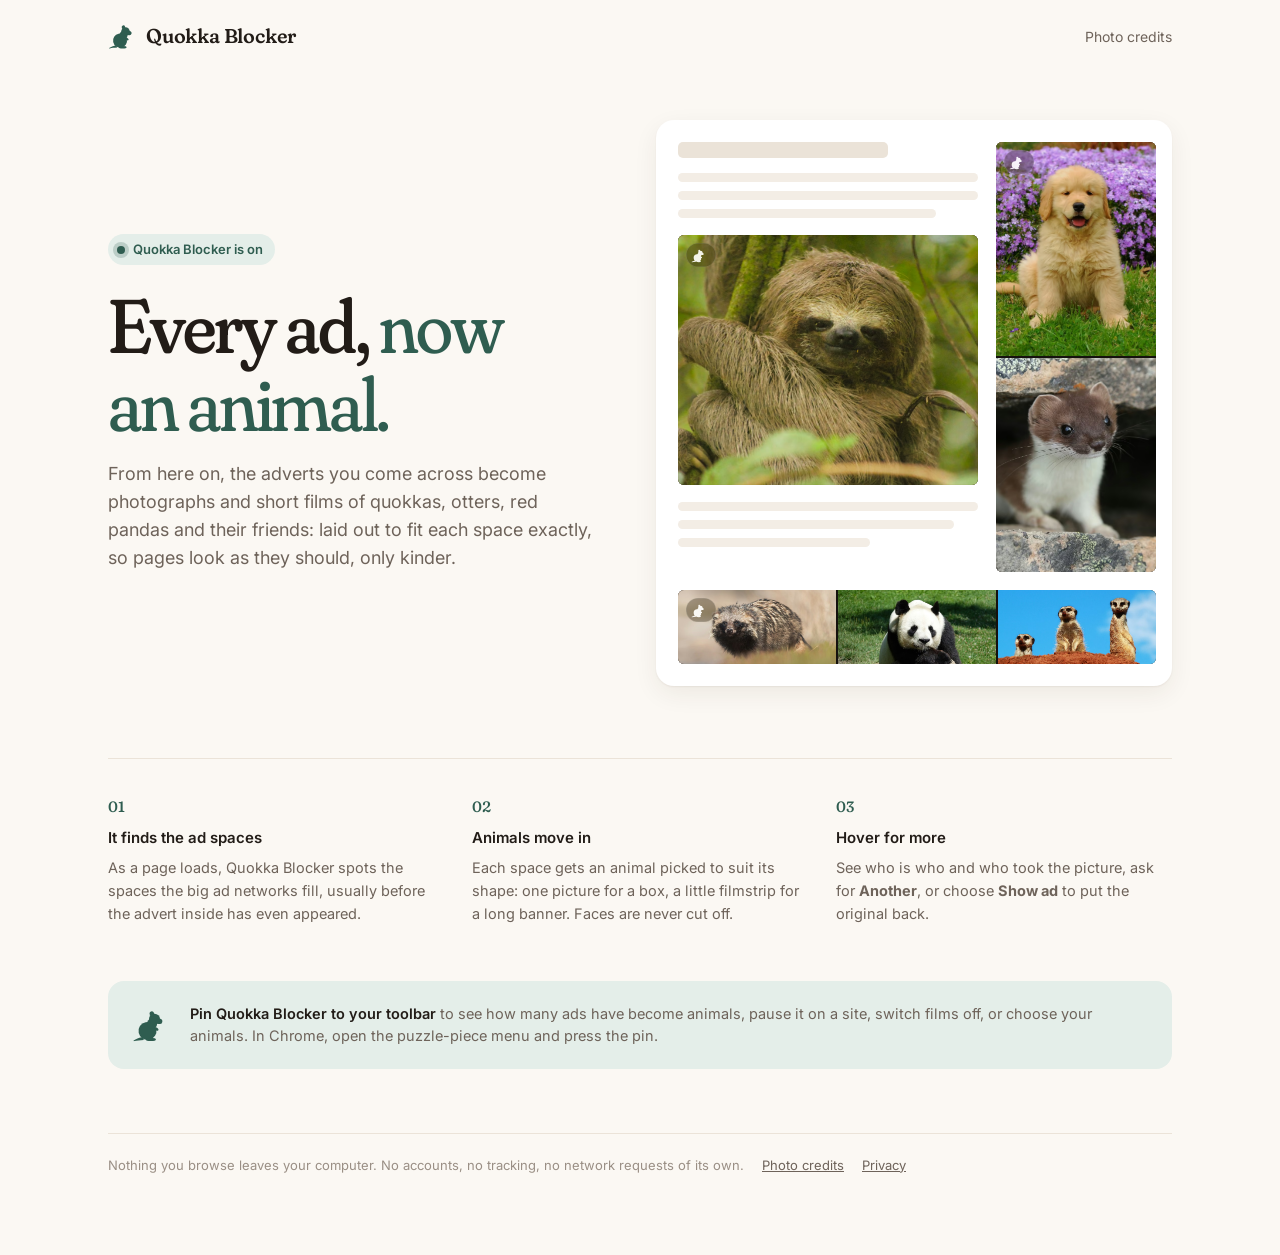
<file: extension/pages/welcome.html>
<!doctype html>
<html lang="en">
<head>
  <meta charset="utf-8">
  <meta name="viewport" content="width=device-width, initial-scale=1">
  <title>Welcome · Quokka Blocker</title>
  <link rel="icon" href="../icons/icon32.png">
  <link rel="stylesheet" href="theme.css">
  <link rel="stylesheet" href="pages.css">
</head>
<body>
  <div class="page">
    <header class="bar">
      <a class="brand" href="welcome.html"><span class="mark" data-mark></span>Quokka Blocker</a>
      <nav><a href="credits.html">Photo credits</a></nav>
    </header>

    <section class="welcome-hero">
      <div>
        <div class="status">Quokka Blocker is on</div>
        <h1>Every ad, <em>now an animal.</em></h1>
        <p class="lede">From here on, the adverts you come across become photographs and short films of quokkas, otters, red pandas and their friends: laid out to fit each space exactly, so pages look as they should, only kinder.</p>
      </div>
      <div class="specimen" aria-label="Example: an article with its ads replaced">
        <div class="lines">
          <div class="l h"></div>
          <div class="l"></div><div class="l"></div><div class="l" style="width:86%"></div>
          <div class="slot" data-w="300" data-h="250" style="margin:8px 0"></div>
          <div class="l"></div><div class="l" style="width:92%"></div><div class="l" style="width:64%"></div>
        </div>
        <div class="slot" data-w="160" data-h="430"></div>
        <div class="slot leader" data-w="0" data-h="74"></div>
      </div>
    </section>

    <section class="steps">
      <div>
        <div class="num">01</div>
        <h3>It finds the ad spaces</h3>
        <p>As a page loads, Quokka Blocker spots the spaces the big ad networks fill, usually before the advert inside has even appeared.</p>
      </div>
      <div>
        <div class="num">02</div>
        <h3>Animals move in</h3>
        <p>Each space gets an animal picked to suit its shape: one picture for a box, a little filmstrip for a long banner. Faces are never cut off.</p>
      </div>
      <div>
        <div class="num">03</div>
        <h3>Hover for more</h3>
        <p>See who is who and who took the picture, ask for <strong>Another</strong>, or choose <strong>Show ad</strong> to put the original back.</p>
      </div>
    </section>

    <div class="pin">
      <span class="mark" data-mark></span>
      <p><strong>Pin Quokka Blocker to your toolbar</strong> to see how many ads have become animals, pause it on a site, switch films off, or choose your animals. In Chrome, open the puzzle-piece menu and press the pin.</p>
    </div>

    <footer class="foot">
      <span>Nothing you browse leaves your computer. No accounts, no tracking, no network requests of its own.</span>
      <a href="credits.html">Photo credits</a>
      <a href="https://williamtoner.net/quokka-blocker/privacy.html" target="_blank" rel="noopener">Privacy</a>
    </footer>
  </div>

  <script src="../src/library.js"></script>
  <script src="../src/pick.js"></script>
  <script src="../src/card.js"></script>
  <script src="welcome.js"></script>
</body>
</html>
</file>
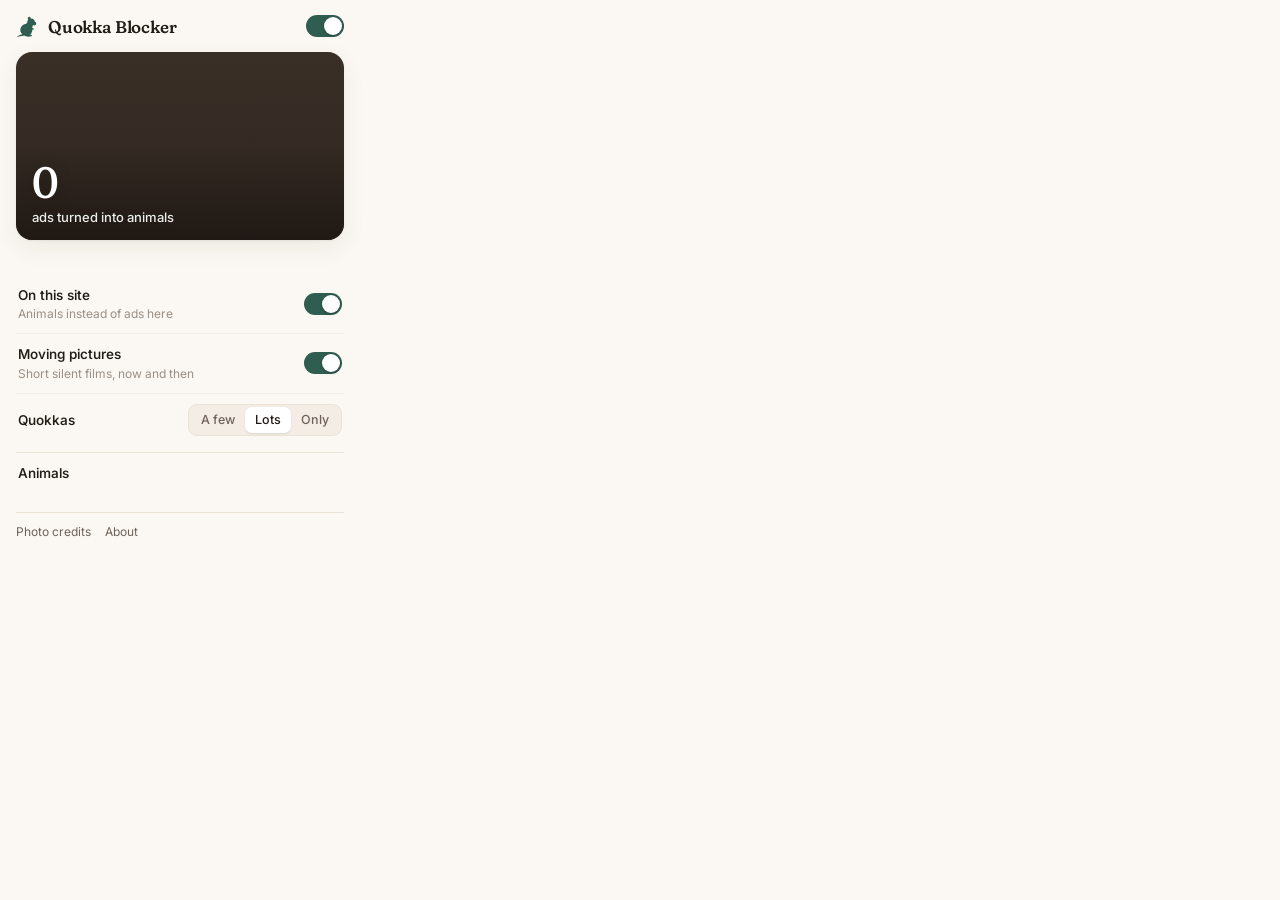
<file: extension/popup/popup.html>
<!doctype html>
<html lang="en">
<head>
  <meta charset="utf-8">
  <title>Quokka Blocker</title>
  <link rel="stylesheet" href="../pages/theme.css">
  <link rel="stylesheet" href="popup.css">
</head>
<body>
  <header class="top">
    <div class="brand"><span class="mark" id="mark"></span><span>Quokka Blocker</span></div>
    <label class="switch" title="Turn Quokka Blocker on or off everywhere">
      <input type="checkbox" id="enabled" checked aria-label="Quokka Blocker on">
      <span></span>
    </label>
  </header>

  <section class="hero" id="hero">
    <img id="hero-img" alt="">
    <div class="hero-text">
      <div class="big" id="total">0</div>
      <div class="sub" id="total-label">ads turned into animals</div>
    </div>
    <div class="hero-credit" id="hero-credit"></div>
  </section>
  <p class="today" id="today"></p>

  <section class="rows">
    <div class="row">
      <div>
        <div class="label">On <span id="host">this site</span></div>
        <div class="hint" id="host-hint">Animals instead of ads here</div>
      </div>
      <label class="switch"><input type="checkbox" id="site" checked aria-label="On this site"><span></span></label>
    </div>
    <div class="row">
      <div>
        <div class="label">Moving pictures</div>
        <div class="hint">Short silent films, now and then</div>
      </div>
      <label class="switch"><input type="checkbox" id="motion" checked aria-label="Moving pictures"><span></span></label>
    </div>
    <div class="row">
      <div class="label">Quokkas</div>
      <div class="seg" id="quokkas" role="group" aria-label="How many quokkas">
        <button data-v="some" aria-pressed="false">A few</button>
        <button data-v="lots" aria-pressed="true">Lots</button>
        <button data-v="only" aria-pressed="false">Only</button>
      </div>
    </div>
  </section>

  <section class="animals" id="animals-section">
    <div class="animals-head">
      <div class="label">Animals</div>
      <div class="hint" id="animals-count"></div>
    </div>
    <div class="grid" id="animals"></div>
  </section>

  <footer class="foot">
    <a href="../pages/credits.html" target="_blank">Photo credits</a>
    <a href="../pages/welcome.html" target="_blank">About</a>
    <span id="version"></span>
  </footer>

  <script src="../src/library.js"></script>
  <script src="../src/card.js"></script>
  <script src="popup.js"></script>
</body>
</html>
</file>
<file: extension/pages/theme.css>
/* Shared by the popup and the extension's own pages. */
@font-face { font-family: "QB Fraunces"; src: url("../fonts/fraunces.woff2") format("woff2"); font-weight: 300 700; font-display: swap; }
@font-face { font-family: "QB Inter"; src: url("../fonts/inter.woff2") format("woff2"); font-weight: 400 700; font-display: swap; }

:root {
  --bg: #fbf8f3;
  --raised: #ffffff;
  --ink: #221c17;
  --ink-2: #6e635a;
  --ink-3: #9a8f85;
  --line: #ebe3d8;
  --line-2: #f3ede5;
  --green: #2f5d50;
  --green-ink: #ffffff;
  --green-soft: #e4eee9;
  --apricot: #e9a47a;
  --shadow: 0 1px 2px rgba(60, 40, 20, .06), 0 8px 24px rgba(60, 40, 20, .07);
  --serif: "QB Fraunces", ui-serif, Georgia, "Hiragino Mincho ProN", serif;
  --sans: "QB Inter", ui-sans-serif, system-ui, -apple-system, "Segoe UI", "Hiragino Sans", "Yu Gothic UI", sans-serif;
  color-scheme: light;
}
@media (prefers-color-scheme: dark) {
  :root {
    --bg: #161311;
    --raised: #1f1b18;
    --ink: #f3ece4;
    --ink-2: #b0a499;
    --ink-3: #7d7269;
    --line: #2f2925;
    --line-2: #25201d;
    --green: #86bba8;
    --green-ink: #10201b;
    --green-soft: #22312c;
    --shadow: 0 1px 2px rgba(0, 0, 0, .3), 0 8px 24px rgba(0, 0, 0, .25);
    color-scheme: dark;
  }
}

* { box-sizing: border-box; margin: 0; padding: 0; }
html { -webkit-text-size-adjust: 100%; }
body {
  background: var(--bg);
  color: var(--ink);
  font: 400 14px/1.5 var(--sans);
  font-synthesis: none;
  -webkit-font-smoothing: antialiased;
}
a { color: inherit; }
button { font: inherit; color: inherit; }

.mark { display: inline-block; width: 1em; height: 1em; color: currentColor; }
.mark svg { width: 100%; height: 100%; display: block; }

/* Switch */
.switch { position: relative; flex: none; width: 38px; height: 22px; }
.switch input { position: absolute; inset: 0; opacity: 0; margin: 0; cursor: pointer; z-index: 1; }
.switch span {
  position: absolute; inset: 0; border-radius: 11px; background: var(--line);
  transition: background .25s;
}
.switch span::after {
  content: ""; position: absolute; top: 2px; left: 2px; width: 18px; height: 18px; border-radius: 50%;
  background: #fff; box-shadow: 0 1px 3px rgba(0, 0, 0, .25);
  transition: transform .3s cubic-bezier(.2, .75, .2, 1);
}
.switch input:checked + span { background: var(--green); }
.switch input:checked + span::after { transform: translateX(16px); }
.switch input:focus-visible + span { outline: 2px solid var(--green); outline-offset: 2px; }
@media (prefers-color-scheme: dark) { .switch span::after { background: #f3ece4; } }

/* Segmented control */
.seg { display: inline-flex; padding: 2px; border-radius: 9px; background: var(--line-2); border: 1px solid var(--line); }
.seg button {
  border: 0; background: none; padding: 4px 10px; border-radius: 7px; cursor: pointer;
  font-size: 12.5px; font-weight: 500; color: var(--ink-2); transition: background .2s, color .2s;
}
.seg button[aria-pressed="true"] { background: var(--raised); color: var(--ink); box-shadow: 0 1px 2px rgba(0, 0, 0, .1); }
.seg button:focus-visible { outline: 2px solid var(--green); outline-offset: 1px; }
</file>
<file: extension/pages/pages.css>
/* The extension's own pages: welcome and credits. */
.page { max-width: 1120px; margin: 0 auto; padding: 0 28px 80px; }
.bar { display: flex; align-items: center; justify-content: space-between; height: 72px; }
.brand { display: flex; align-items: center; gap: 10px; font: 560 20px/1 var(--serif); letter-spacing: -.01em; text-decoration: none; }
.brand .mark { width: 28px; height: 28px; color: var(--green); }
.bar nav { display: flex; gap: 22px; font-size: 14px; }
.bar nav a { color: var(--ink-2); text-decoration: none; }
.bar nav a:hover { color: var(--ink); }

h1 {
  font: 480 clamp(40px, 6vw, 76px)/1.02 var(--serif); letter-spacing: -.03em;
  font-variation-settings: "opsz" 144; text-wrap: balance;
}
h1 em { font-style: italic; font-weight: 400; color: var(--green); }
h2 { font: 500 30px/1.15 var(--serif); letter-spacing: -.02em; font-variation-settings: "opsz" 72; }
h3 { font: 600 15px/1.3 var(--sans); }
.lede { margin-top: 18px; max-width: 34em; font-size: 18px; line-height: 1.55; color: var(--ink-2); text-wrap: pretty; }
.eyebrow { font-size: 12.5px; font-weight: 600; letter-spacing: .08em; text-transform: uppercase; color: var(--green); }

/* Welcome */
.welcome-hero { display: grid; grid-template-columns: minmax(0, 1fr) minmax(0, 1.05fr); gap: 56px; align-items: center; padding: 48px 0 72px; }
.status { display: inline-flex; align-items: center; gap: 8px; margin-bottom: 22px; padding: 6px 12px 6px 9px; border-radius: 999px; background: var(--green-soft); color: var(--green); font-size: 13px; font-weight: 600; }
.status::before { content: ""; width: 8px; height: 8px; border-radius: 50%; background: var(--green); box-shadow: 0 0 0 4px color-mix(in srgb, var(--green) 22%, transparent); }

.specimen {
  position: relative; border-radius: 18px; background: var(--raised); box-shadow: var(--shadow);
  padding: 22px; display: grid; grid-template-columns: 1fr 160px; gap: 18px; overflow: hidden;
}
.specimen .lines { display: flex; flex-direction: column; gap: 9px; }
.specimen .l { height: 9px; border-radius: 5px; background: var(--line-2); }
.specimen .l.h { height: 16px; width: 70%; background: var(--line); margin-bottom: 6px; }
.slot { position: relative; border-radius: 6px; overflow: hidden; background: var(--line-2); }
.slot quokka-blocker { border-radius: 6px; }
.specimen .leader { grid-column: 1 / -1; }

.steps { display: grid; grid-template-columns: repeat(3, 1fr); gap: 28px; padding: 40px 0; border-top: 1px solid var(--line); }
.steps p { margin-top: 8px; color: var(--ink-2); font-size: 14.5px; line-height: 1.6; }
.num { font: 500 15px/1 var(--serif); color: var(--green); margin-bottom: 14px; }

.pin { display: flex; gap: 22px; align-items: center; margin-top: 16px; padding: 22px 24px; border-radius: 16px; background: var(--green-soft); }
.pin .mark { width: 36px; height: 36px; color: var(--green); flex: none; }
.pin p { color: var(--ink-2); font-size: 14.5px; }
.pin strong { color: var(--ink); font-weight: 600; }

/* Credits */
.credits-head { padding: 40px 0 28px; }
.credits-head p { margin-top: 12px; max-width: 40em; color: var(--ink-2); }
.animal { padding: 30px 0 8px; border-top: 1px solid var(--line); }
.animal h2 { font-size: 24px; margin-bottom: 16px; }
.animal h2 small { font: 500 13px var(--sans); color: var(--ink-3); margin-left: 8px; letter-spacing: 0; }
.shots { display: grid; grid-template-columns: repeat(auto-fill, minmax(210px, 1fr)); gap: 22px 18px; }
.shot figure { position: relative; aspect-ratio: 4 / 3; border-radius: 12px; overflow: hidden; background: var(--line-2); }
.shot img { width: 100%; height: 100%; object-fit: cover; display: block; }
.shot .film { position: absolute; left: 8px; top: 8px; padding: 3px 8px; border-radius: 999px; background: rgba(20, 16, 13, .55); color: #fff; font-size: 11px; font-weight: 600; backdrop-filter: blur(8px); }
.shot .meta { margin-top: 9px; font-size: 13px; line-height: 1.45; }
.shot .who { font-weight: 550; }
.shot .meta div { color: var(--ink-2); }
.shot .meta a { color: var(--ink-2); text-decoration: none; border-bottom: 1px solid var(--line); }
.shot .meta a:hover { color: var(--ink); border-color: var(--ink-3); }

.foot { margin-top: 64px; padding-top: 22px; border-top: 1px solid var(--line); color: var(--ink-3); font-size: 13px; display: flex; gap: 18px; flex-wrap: wrap; }
.foot a { color: var(--ink-2); }

@media (max-width: 820px) {
  .welcome-hero { grid-template-columns: 1fr; gap: 36px; }
  .steps { grid-template-columns: 1fr; }
}
</file>
<file: extension/popup/popup.css>
body { width: 360px; padding: 0 16px 12px; }

.top { display: flex; align-items: center; justify-content: space-between; height: 52px; }
.brand { display: flex; align-items: center; gap: 8px; font: 560 17px/1 var(--serif); letter-spacing: -.01em; }
.brand .mark { width: 24px; height: 24px; color: var(--green); }

.hero {
  position: relative; height: 188px; border-radius: 16px; overflow: hidden;
  background: #3a2f27; box-shadow: var(--shadow); isolation: isolate;
}
.hero img {
  position: absolute; inset: 0; width: 100%; height: 100%; object-fit: cover;
  opacity: 0; transform: scale(1.04); filter: blur(10px);
  transition: opacity .7s, transform 1.2s cubic-bezier(.2, .75, .2, 1), filter .8s;
}
.hero img.in { opacity: 1; transform: none; filter: none; }
.hero::after {
  content: ""; position: absolute; inset: 0; z-index: 1;
  background: linear-gradient(to top, rgba(14, 10, 8, .62), rgba(14, 10, 8, .12) 52%, rgba(14, 10, 8, 0));
}
.hero-text { position: absolute; z-index: 2; left: 16px; bottom: 13px; color: #fff; }
.big {
  font: 500 44px/1 var(--serif); letter-spacing: -.02em; font-variant-numeric: lining-nums;
  font-variation-settings: "opsz" 96; text-shadow: 0 1px 16px rgba(0, 0, 0, .2);
}
.sub { margin-top: 4px; font-size: 13px; font-weight: 500; opacity: .92; }
.hero-credit {
  position: absolute; z-index: 2; right: 10px; bottom: 9px; max-width: 46%;
  font-size: 10px; color: rgba(255, 255, 255, .72); text-align: right; line-height: 1.3;
  white-space: nowrap; overflow: hidden; text-overflow: ellipsis;
}
.disabled .hero img { filter: grayscale(1) brightness(.8); }

.today { margin: 10px 2px 2px; font-size: 12.5px; color: var(--ink-2); min-height: 19px; }

.rows { margin-top: 6px; }
.row {
  display: flex; align-items: center; justify-content: space-between; gap: 12px;
  padding: 10px 2px; border-bottom: 1px solid var(--line-2);
}
.row:last-child { border-bottom: 0; }
.label { font-size: 13.5px; font-weight: 550; }
.hint { font-size: 12px; color: var(--ink-3); }
#host { font-weight: 550; }

.animals { margin-top: 6px; padding-top: 10px; border-top: 1px solid var(--line); }
.animals-head { display: flex; align-items: baseline; justify-content: space-between; padding: 0 2px 8px; }
.grid {
  display: grid; grid-template-columns: repeat(5, 1fr); gap: 10px 4px;
  max-height: 228px; overflow-y: auto; overflow-x: hidden; padding: 4px 4px 6px; scrollbar-width: thin;
}
.pet {
  border: 0; background: none; cursor: pointer; display: flex; flex-direction: column; align-items: center; gap: 5px;
  padding: 2px 0; border-radius: 10px; min-width: 0;
}
.pet:focus-visible { outline: 2px solid var(--green); outline-offset: 1px; }
.face {
  position: relative; width: 48px; height: 48px; border-radius: 50%; overflow: hidden; background: var(--line);
  box-shadow: 0 0 0 2px var(--bg), 0 0 0 3.5px var(--green); transition: box-shadow .25s, filter .25s, opacity .25s;
}
.face img { width: 100%; height: 100%; object-fit: cover; display: block; }
.pet span {
  font-size: 10.5px; line-height: 1.2; color: var(--ink-2); text-align: center; max-width: 60px;
  display: -webkit-box; -webkit-box-orient: vertical; -webkit-line-clamp: 2; overflow: hidden; text-wrap: balance;
}
.pet[aria-pressed="false"] .face { box-shadow: 0 0 0 2px var(--bg), 0 0 0 3.5px transparent; filter: grayscale(1); opacity: .42; }
.pet[aria-pressed="false"] span { color: var(--ink-3); }
.pet:hover .face { transform: none; }
.only .pet:not(.quokka) { opacity: .35; pointer-events: none; }

.foot {
  display: flex; gap: 14px; align-items: center; margin-top: 10px; padding-top: 10px; border-top: 1px solid var(--line);
  font-size: 12px; color: var(--ink-3);
}
.foot a { color: var(--ink-2); text-decoration: none; }
.foot a:hover { color: var(--ink); text-decoration: underline; text-underline-offset: 2px; }
.foot span { margin-left: auto; }

.disabled .rows, .disabled .animals, .disabled .today { opacity: .45; pointer-events: none; }
</file>
